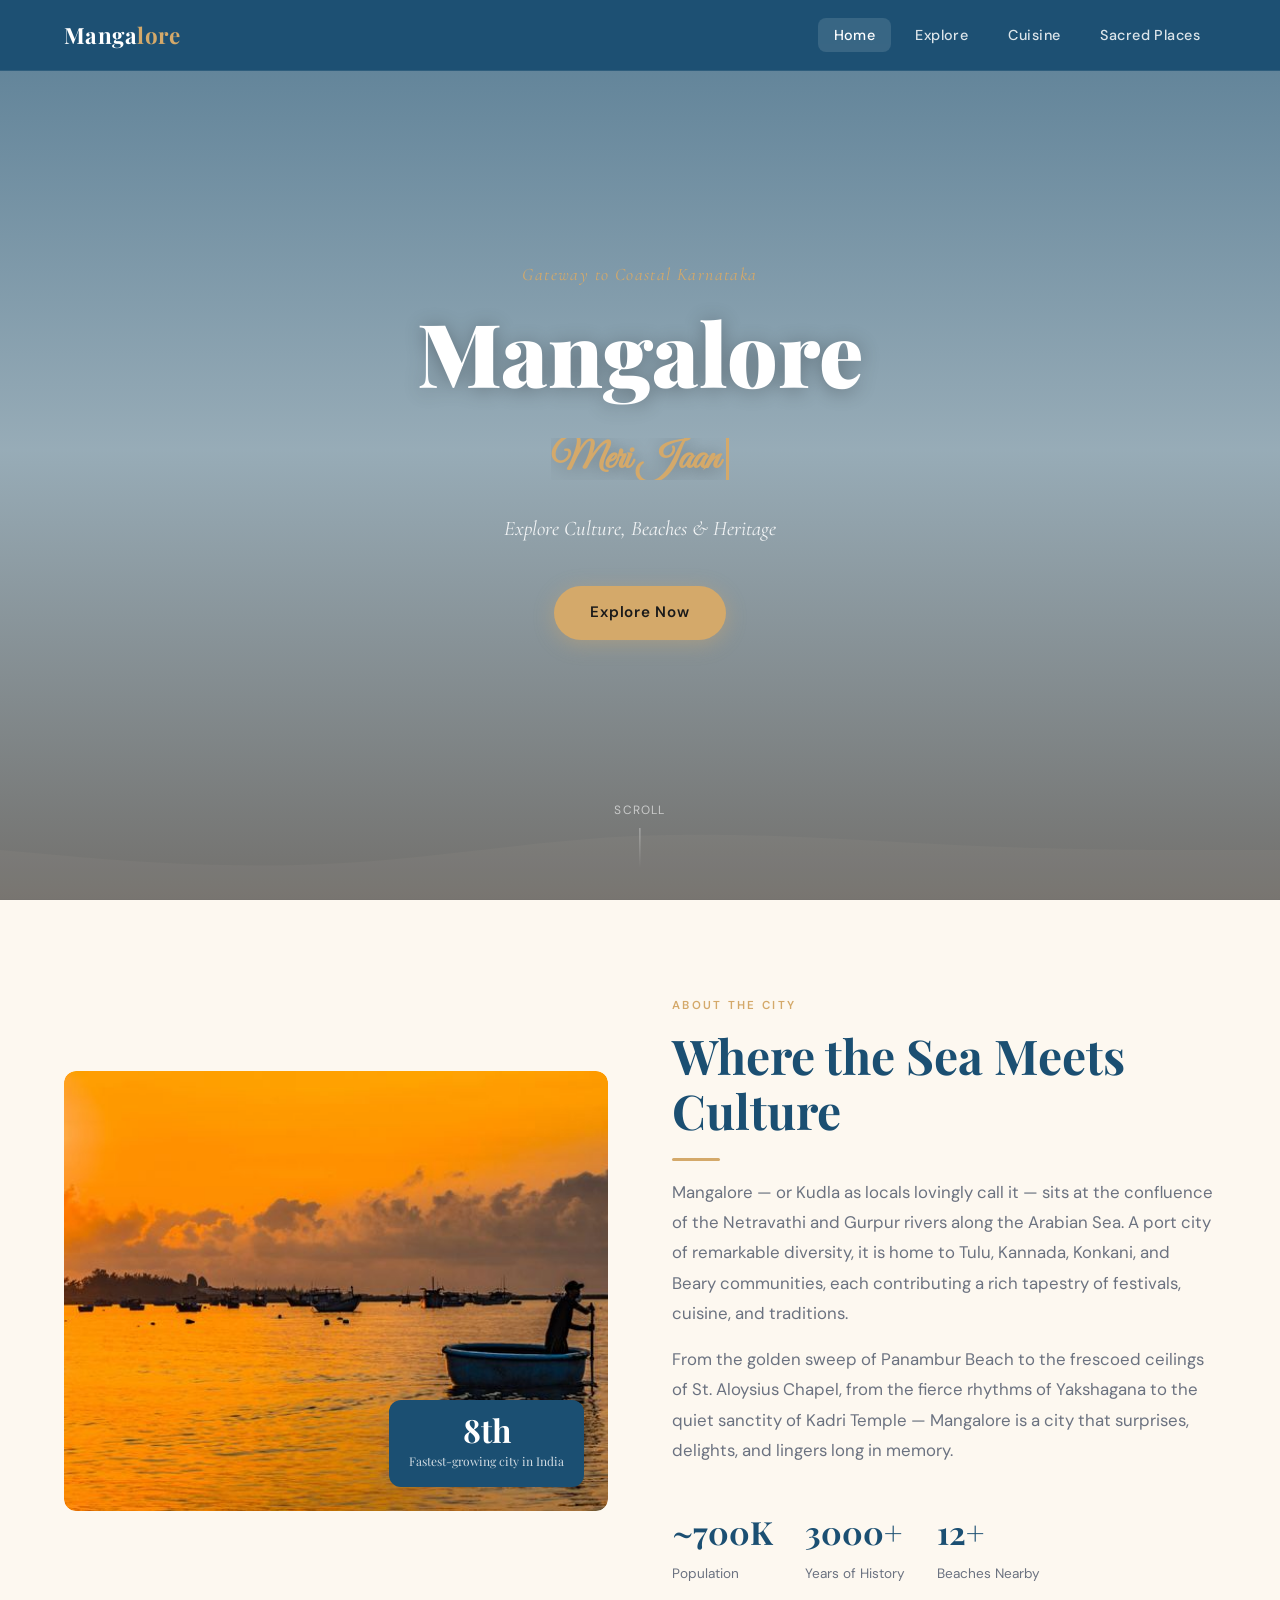
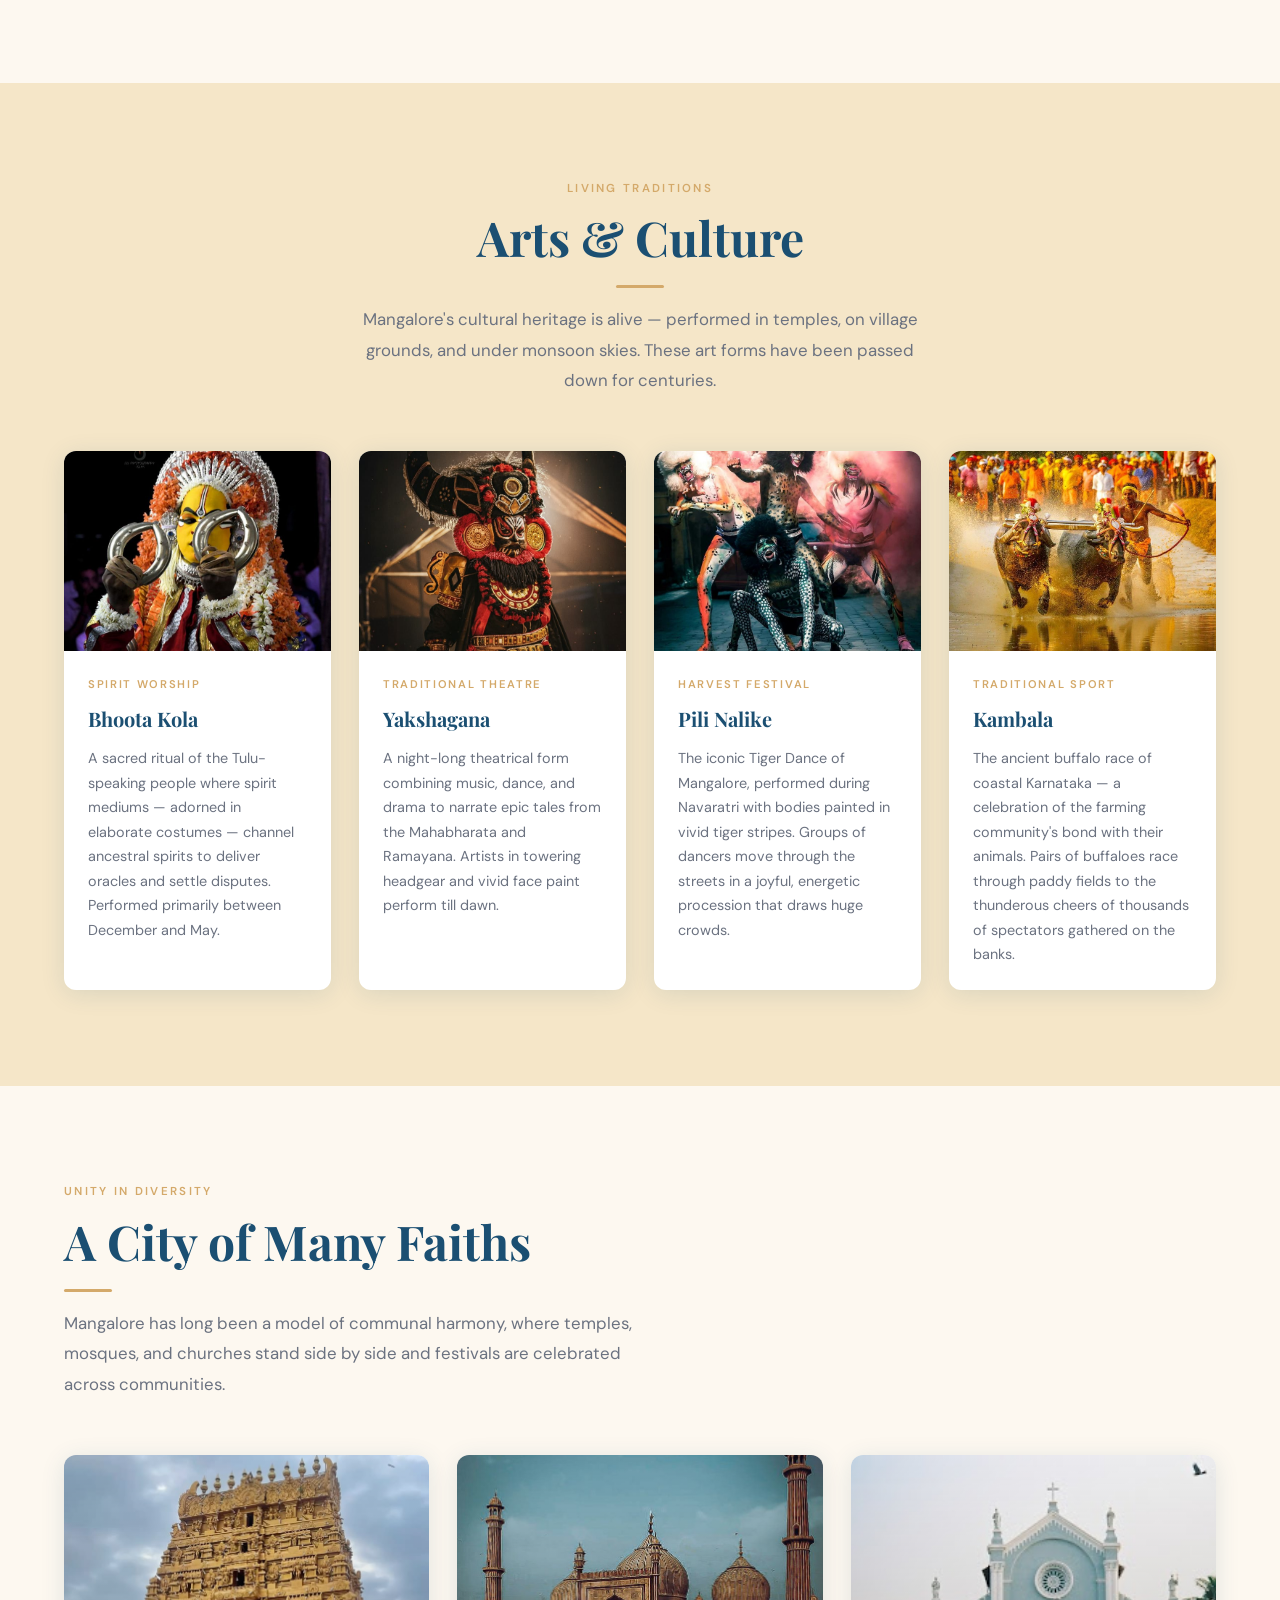
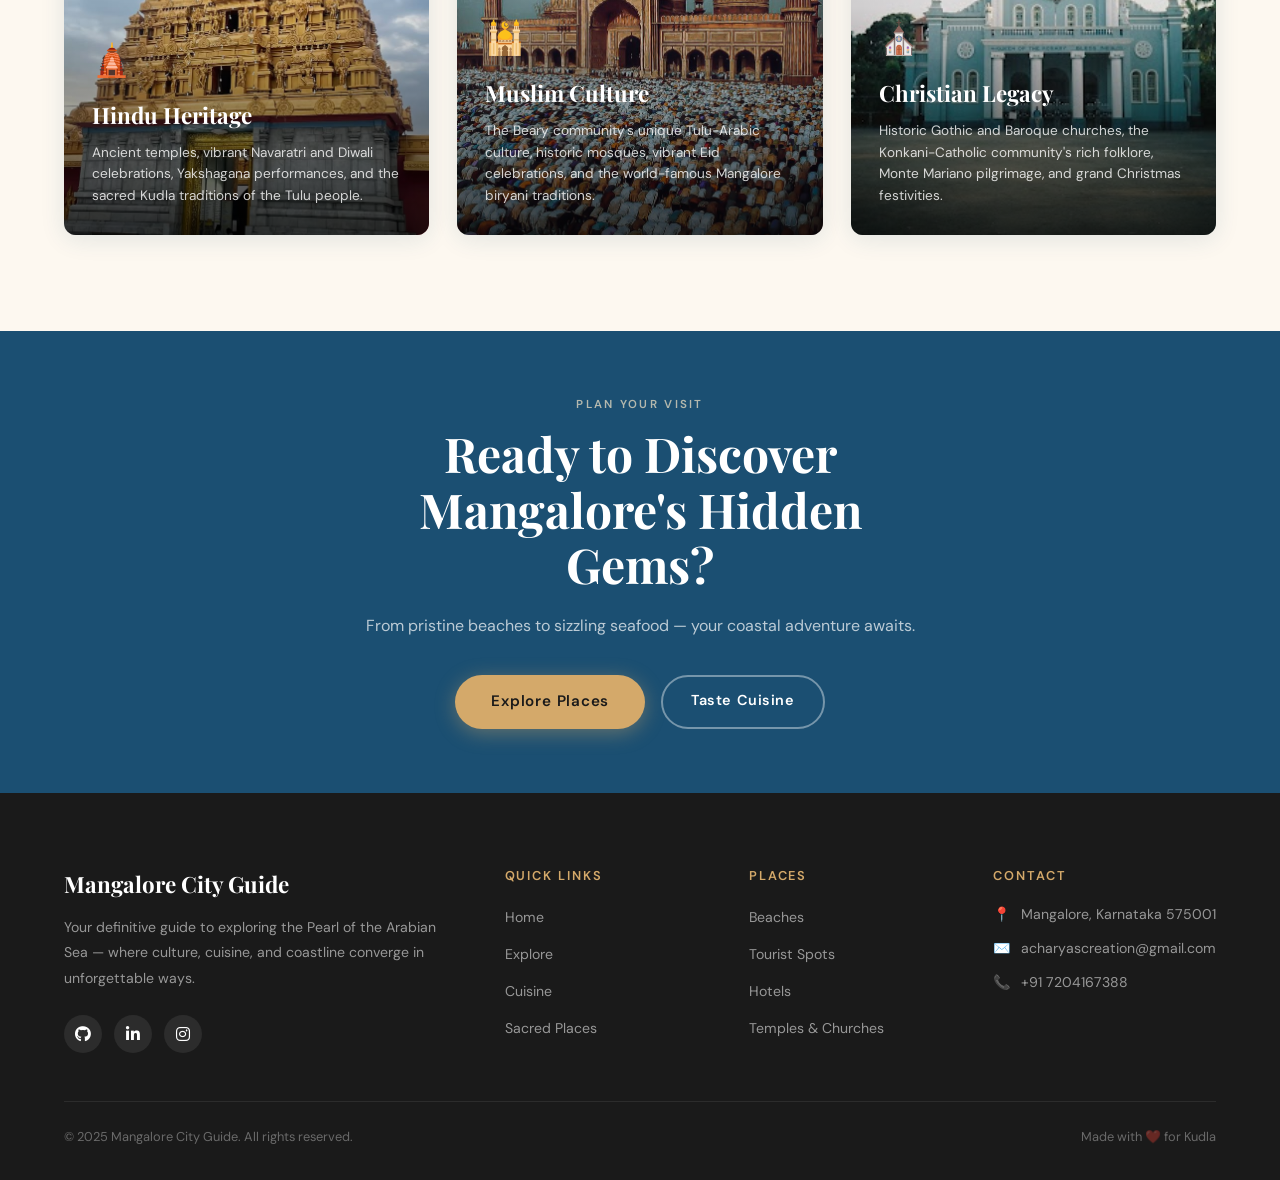
<file: index.html>
<!DOCTYPE html>
<html lang="en">
<head>
  <meta charset="UTF-8"/>
  <meta name="viewport" content="width=device-width, initial-scale=1.0"/>
  <title>Mangalore City Guide — Home</title>
  <link rel="stylesheet" href="styles.css"/>
  <link rel="stylesheet" href="https://cdnjs.cloudflare.com/ajax/libs/font-awesome/6.4.0/css/all.min.css"/>
</head>
<body>

  <!-- ══ NAVBAR ══ -->
  <nav class="navbar">
    <div class="nav-inner">
      <a href="index.html" class="nav-logo">Manga<span>lore</span></a>
      <ul class="nav-links" id="navLinks">
        <li><a href="index.html" class="active">Home</a></li>
        <li><a href="explore.html">Explore</a></li>
        <li><a href="cuisine.html">Cuisine</a></li>
        <li><a href="add.html">Sacred Places</a></li>
      </ul>
      <button class="hamburger" id="hamburger" aria-label="Menu">
        <span></span><span></span><span></span>
      </button>
    </div>
  </nav>

 <!-- ══ HERO ══ -->
<section class="hero">
  <div class="hero-bg"></div>

  <div class="hero-content fade-up">
    <p class="hero-eyebrow">Gateway to Coastal Karnataka</p>

    <h1>
      <span id="typewriter-text">Mangaluru</span><br/>
      <span class="meri">Meri Jaan</span>
    </h1>

    <p class="hero-subtitle">Explore Culture, Beaches &amp; Heritage</p>
    <a href="explore.html" class="btn-primary">Explore Now</a>
  </div>

  <div class="hero-scroll">Scroll</div>
</section>

  
  <!-- ══ ABOUT ══ -->
  <section class="section">
    <div class="container">
      <div class="about-grid">
        <div class="about-img-wrap fade-in">
          <img
            src="A Merry Morning Over the Fish Markets and Salt Fields of Phan Rang _  Saigoneer.jpg"
            alt="Mangalore coast"
          />
          <div class="about-img-badge">
            <strong>8th</strong>
            <span>Fastest-growing city in India</span>
          </div>
        </div>
        <div class="slide-right">
          <p class="section-label">About the City</p>
          <h2 class="section-title">Where the Sea Meets Culture</h2>
          <div class="divider"></div>
          <p class="section-desc">
            Mangalore — or Kudla as locals lovingly call it — sits at the confluence of
            the Netravathi and Gurpur rivers along the Arabian Sea. A port city of remarkable
            diversity, it is home to Tulu, Kannada, Konkani, and Beary communities, each
            contributing a rich tapestry of festivals, cuisine, and traditions.
          </p>
          <p class="section-desc" style="margin-top:16px;">
            From the golden sweep of Panambur Beach to the frescoed ceilings of
            St. Aloysius Chapel, from the fierce rhythms of Yakshagana to the quiet
            sanctity of Kadri Temple — Mangalore is a city that surprises, delights,
            and lingers long in memory.
          </p>
          <div class="stat-row">
            <div class="stat-item">
              <strong>~700K</strong>
              <span>Population</span>
            </div>
            <div class="stat-item">
              <strong>3000+</strong>
              <span>Years of History</span>
            </div>
            <div class="stat-item">
              <strong>12+</strong>
              <span>Beaches Nearby</span>
            </div>
          </div>
        </div>
      </div>
    </div>
  </section>

  <!-- ══ ARTS & CULTURE ══ -->
  <section class="section section-alt">
    <div class="container">
      <div class="section-header centered">
        <p class="section-label">Living Traditions</p>
        <h2 class="section-title">Arts &amp; Culture</h2>
        <div class="divider"></div>
        <p class="section-desc">
          Mangalore's cultural heritage is alive — performed in temples, on village grounds,
          and under monsoon skies. These art forms have been passed down for centuries.
        </p>
      </div>

      <div class="card-grid">
        <!-- Bhoota Kola -->
        <article class="card fade-up delay-1">
          <div class="card-img-wrap">
            <img
              class="card-img"
              src="bootha kola.jpg"
              alt="Bhoota Kola ritual"
            />
          </div>
          <div class="card-body">
            <span class="card-tag">Spirit Worship</span>
            <h3 class="card-title">Bhoota Kola</h3>
            <p class="card-desc">
              A sacred ritual of the Tulu-speaking people where spirit mediums — adorned
              in elaborate costumes — channel ancestral spirits to deliver oracles and
              settle disputes. Performed primarily between December and May.
            </p>
          </div>
        </article>

        <!-- Yakshagana -->
        <article class="card fade-up delay-2">
          <div class="card-img-wrap">
            <img
              class="card-img"
              src="Yakshagana.jpg"
              alt="Yakshagana performance"
            />
          </div>
          <div class="card-body">
            <span class="card-tag">Traditional Theatre</span>
            <h3 class="card-title">Yakshagana</h3>
            <p class="card-desc">
              A night-long theatrical form combining music, dance, and drama to narrate
              epic tales from the Mahabharata and Ramayana. Artists in towering headgear
              and vivid face paint perform till dawn.
            </p>
          </div>
        </article>

        <!-- Pili Nalike -->
        <article class="card fade-up delay-3">
          <div class="card-img-wrap">
            <img
              src="pillinalike.jpg"
              alt="Tiger dance Pili Nalike"
              class="card-img"
            />
          </div>
          <div class="card-body">
            <span class="card-tag">Harvest Festival</span>
            <h3 class="card-title">Pili Nalike</h3>
            <p class="card-desc">
              The iconic Tiger Dance of Mangalore, performed during Navaratri with
              bodies painted in vivid tiger stripes. Groups of dancers move through
              the streets in a joyful, energetic procession that draws huge crowds.
            </p>
          </div>
        </article>

        <!-- Kambala -->
        <article class="card fade-up delay-4">
          <div class="card-img-wrap">
            <img
              src="kambala.jpg"
              alt="Kambala buffalo race"
              class="card-img"
            />
          </div>
          <div class="card-body">
            <span class="card-tag">Traditional Sport</span>
            <h3 class="card-title">Kambala</h3>
            <p class="card-desc">
              The ancient buffalo race of coastal Karnataka — a celebration of the
              farming community's bond with their animals. Pairs of buffaloes race
              through paddy fields to the thunderous cheers of thousands of spectators
              gathered on the banks.
            </p>
          </div>
        </article>
      </div>
    </div>
  </section>

  <!-- ══ RELIGIOUS DIVERSITY ══ -->
  <section class="section">
    <div class="container">
      <div class="section-header">
        <p class="section-label">Unity in Diversity</p>
        <h2 class="section-title">A City of Many Faiths</h2>
        <div class="divider"></div>
        <p class="section-desc">
          Mangalore has long been a model of communal harmony, where temples, mosques,
          and churches stand side by side and festivals are celebrated across communities.
        </p>
      </div>

      <div class="faith-grid">
        <div class="faith-card">
          <img
            src="Manglore 🌴.jpg"
            alt="Hindu temple Mangalore"
          />
          <div class="faith-card-overlay"></div>
          <div class="faith-card-content">
            <div class="faith-card-icon">🛕</div>
            <h3>Hindu Heritage</h3>
            <p>Ancient temples, vibrant Navaratri and Diwali celebrations, Yakshagana
              performances, and the sacred Kudla traditions of the Tulu people.</p>
          </div>
        </div>

        <div class="faith-card">
          <img
            src="muslim culture.jpg"
            alt="Mosque Mangalore"
          />
          <div class="faith-card-overlay"></div>
          <div class="faith-card-content">
            <div class="faith-card-icon">🕌</div>
            <h3>Muslim Culture</h3>
            <p>The Beary community's unique Tulu-Arabic culture, historic mosques,
              vibrant Eid celebrations, and the world-famous Mangalore biryani traditions.</p>
          </div>
        </div>

        <div class="faith-card">
          <img
            src="manglore church.jpg"
            alt="Church Mangalore"
          />
          <div class="faith-card-overlay"></div>
          <div class="faith-card-content">
            <div class="faith-card-icon">⛪</div>
            <h3>Christian Legacy</h3>
            <p>Historic Gothic and Baroque churches, the Konkani-Catholic community's
              rich folklore, Monte Mariano pilgrimage, and grand Christmas festivities.</p>
          </div>
        </div>
      </div>
    </div>
  </section>

  <!-- ══ CTA STRIP ══ -->
  <section class="section section-dark" style="padding: 64px 0; text-align:center;">
    <div class="container">
      <p class="section-label" style="justify-content:center; display:flex;">Plan Your Visit</p>
      <h2 class="section-title" style="color:var(--white); max-width:540px; margin:0 auto 20px;">
        Ready to Discover Mangalore's Hidden Gems?
      </h2>
      <p style="color:rgba(255,255,255,0.7); margin-bottom:36px; font-size:1rem;">
        From pristine beaches to sizzling seafood — your coastal adventure awaits.
      </p>
      <div style="display:flex; gap:16px; justify-content:center; flex-wrap:wrap;">
        <a href="explore.html" class="btn-primary">Explore Places</a>
        <a href="cuisine.html" class="btn-secondary" style="border-color:rgba(255,255,255,0.4); color:var(--white);">Taste Cuisine</a>
      </div>
    </div>
  </section>

  <!-- ══ FOOTER ══ -->
  <footer class="footer">
    <div class="container">
      <div class="footer-grid">
        <div class="footer-brand">
          <h3>Mangalore City Guide</h3>
          <p>Your definitive guide to exploring the Pearl of the Arabian Sea —
            where culture, cuisine, and coastline converge in unforgettable ways.</p>
          <div class="footer-social">
            <a href="https://github.com/acharyascreation-cpu" target="_blank" rel="noopener noreferrer" class="social-btn" title="GitHub">
              <i class="fab fa-github"></i>
            </a>
            <a href="https://www.linkedin.com/in/acharyas-creation-896aa8411/" target="_blank" rel="noopener noreferrer" class="social-btn" title="LinkedIn">
              <i class="fab fa-linkedin-in"></i>
            </a>
            <a href="https://www.instagram.com/acharyascreation/" target="_blank" rel="noopener noreferrer" class="social-btn" title="Instagram">
              <i class="fab fa-instagram"></i>
            </a>
          </div>
        </div>
        <div class="footer-col">
          <h4>Quick Links</h4>
          <ul class="footer-links">
            <li><a href="index.html">Home</a></li>
            <li><a href="explore.html">Explore</a></li>
            <li><a href="cuisine.html">Cuisine</a></li>
            <li><a href="add.html">Sacred Places</a></li>
          </ul>
        </div>
        <div class="footer-col">
          <h4>Places</h4>
          <ul class="footer-links">
            <li><a href="explore.html#beaches">Beaches</a></li>
            <li><a href="explore.html#tourist">Tourist Spots</a></li>
            <li><a href="explore.html#hotels">Hotels</a></li>
            <li><a href="add.html">Temples &amp; Churches</a></li>
          </ul>
        </div>
        <div class="footer-col">
          <h4>Contact</h4>
          <div class="footer-contact-item">
            <span>📍</span><span>Mangalore, Karnataka 575001</span>
          </div>
          <div class="footer-contact-item">
            <span>✉️</span><span>acharyascreation@gmail.com</span>
          </div>
          <div class="footer-contact-item">
            <span>📞</span><span>+91 7204167388</span>
          </div>
        </div>
      </div>
      <div class="footer-bottom">
        <span>© 2025 Mangalore City Guide. All rights reserved.</span>
        <span>Made with ❤️ for Kudla</span>
      </div>
    </div>
  </footer>

  <script src="script.js">
    
  </script>
</body>
</html>
</file>
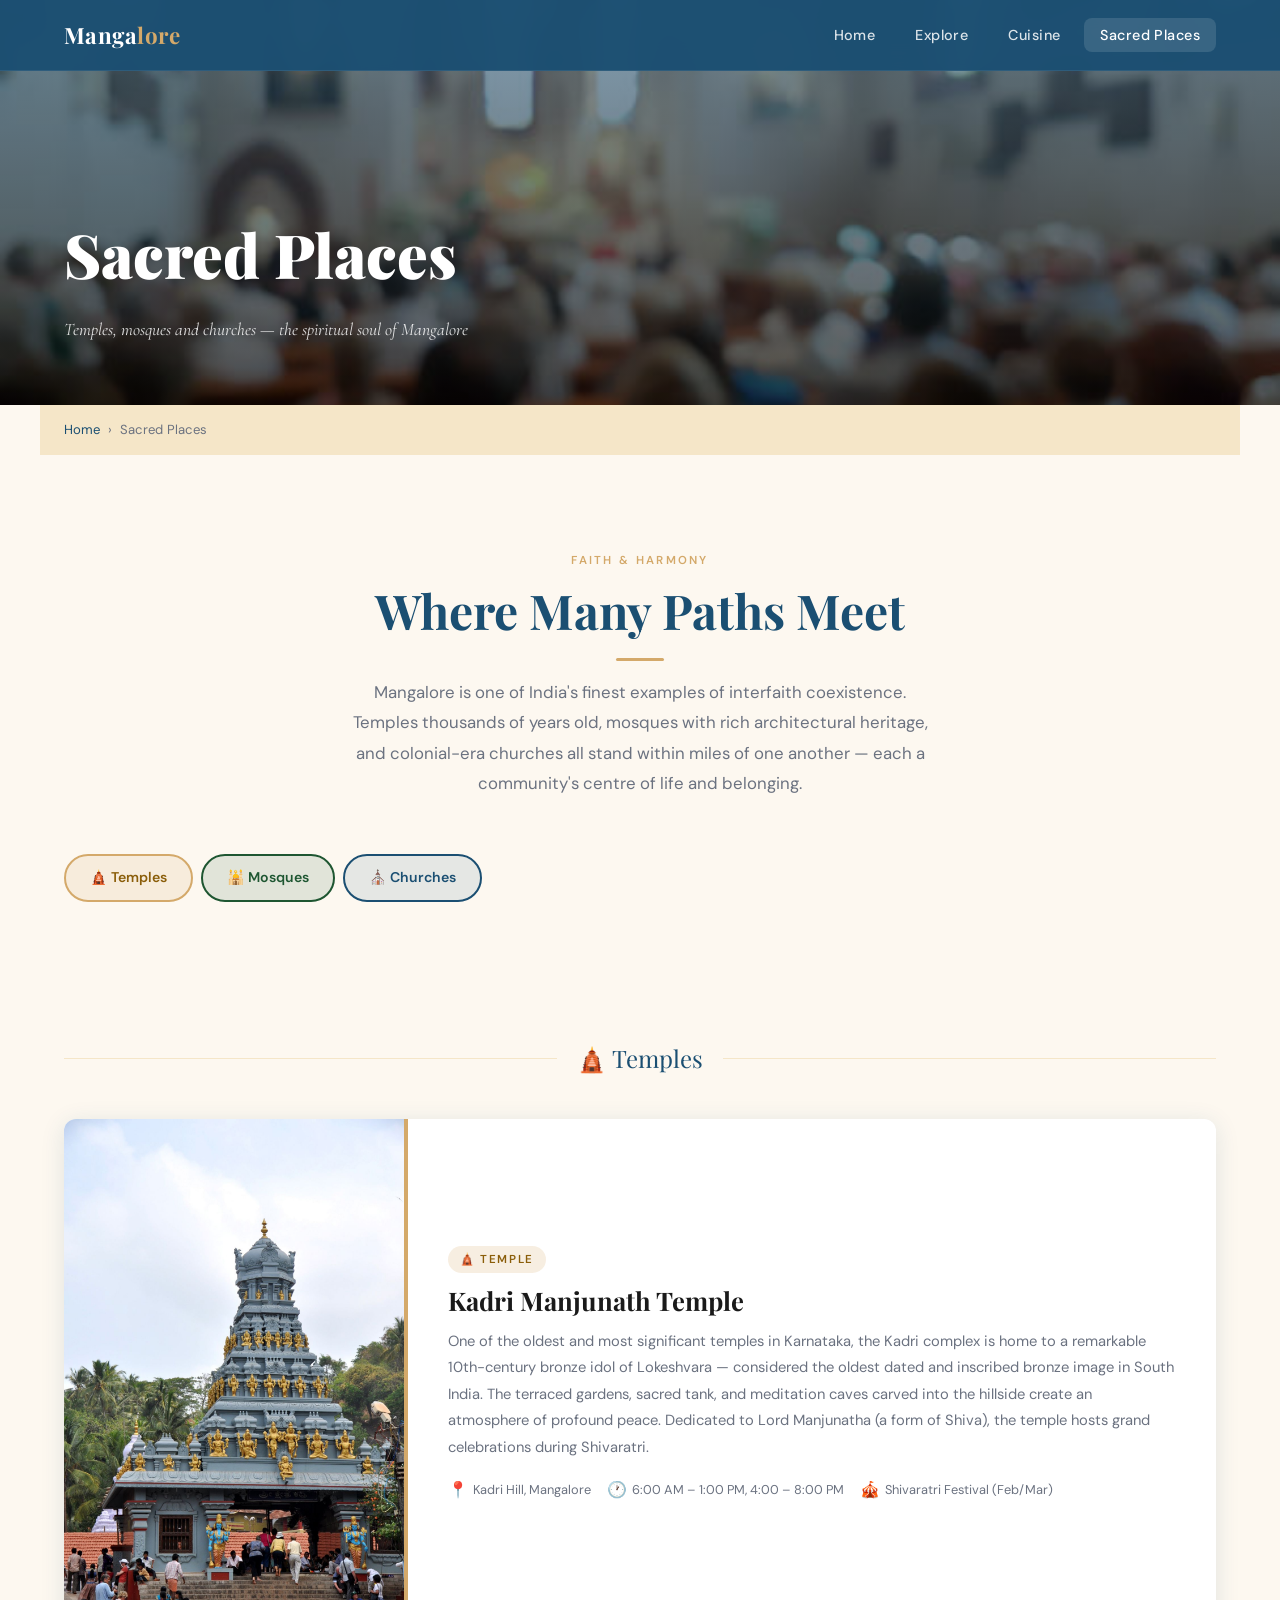
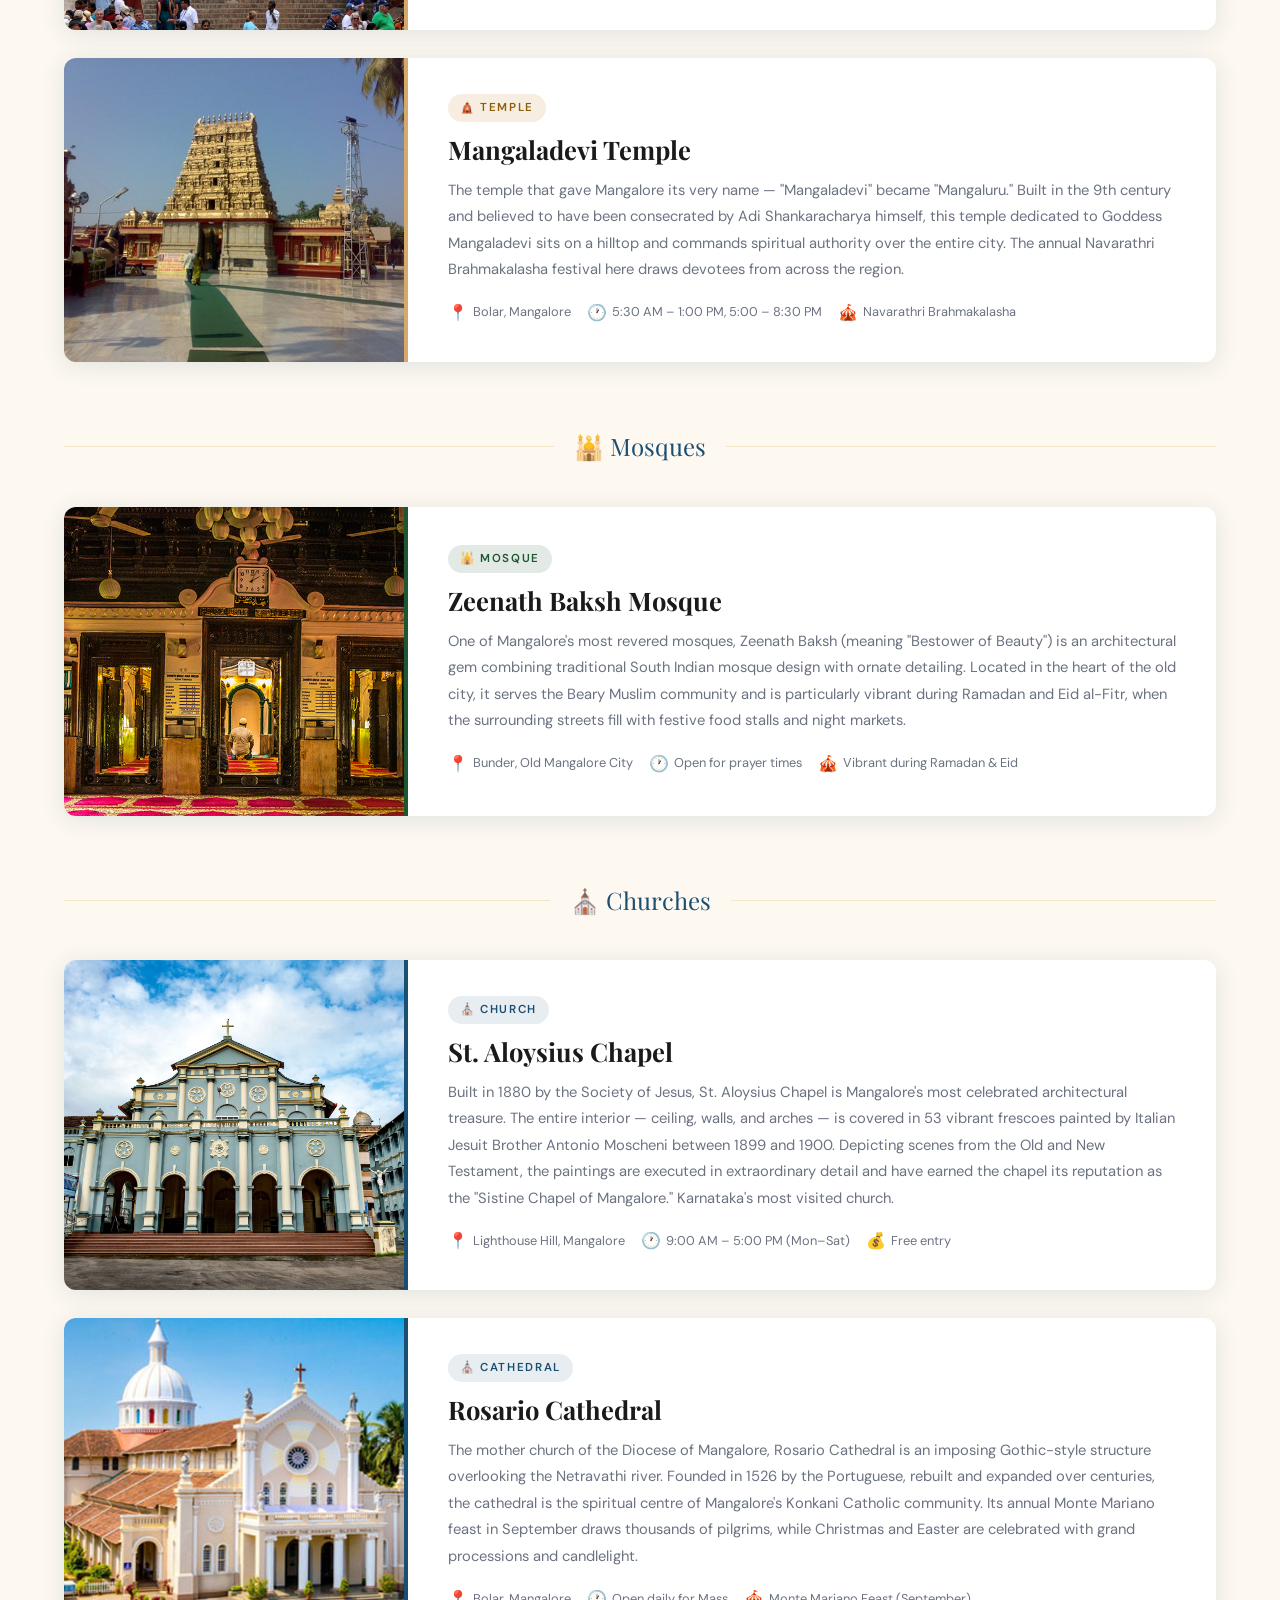
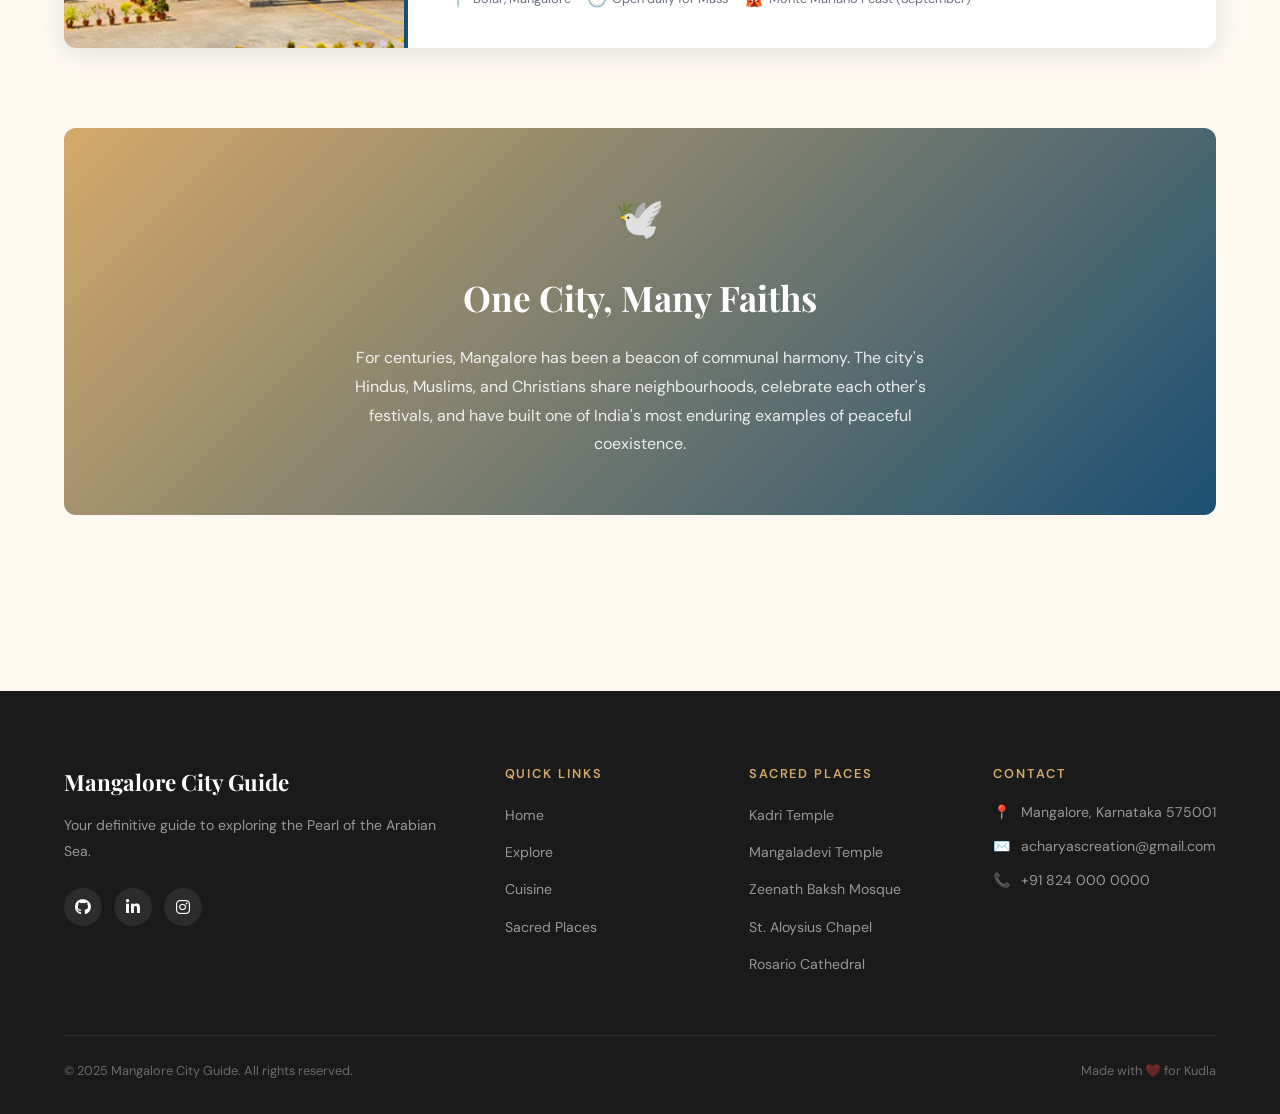
<file: add.html>
<!DOCTYPE html>
<html lang="en">
<head>
  <meta charset="UTF-8"/>
  <meta name="viewport" content="width=device-width, initial-scale=1.0"/>
  <title>Sacred Places of Mangalore — Temples, Mosques &amp; Churches</title>
  <link rel="stylesheet" href="styles.css"/>
  <link rel="stylesheet" href="https://cdnjs.cloudflare.com/ajax/libs/font-awesome/6.4.0/css/all.min.css"/>
  <style>
    /* Faith filter tabs */
    .faith-tabs {
      display: flex;
      gap: 8px;
      margin-bottom: 40px;
      flex-wrap: wrap;
    }
    .faith-tab {
      padding: 10px 24px;
      border-radius: 50px;
      font-size: 0.88rem;
      font-weight: 600;
      cursor: pointer;
      border: 2px solid transparent;
      transition: var(--transition);
      font-family: var(--font-body);
    }
    .faith-tab.temple  { background: rgba(212,169,106,0.15); color: #8B5E0A; border-color: #D4A96A; }
    .faith-tab.mosque  { background: rgba(30,86,49,0.12);  color: var(--coconut); border-color: var(--coconut); }
    .faith-tab.church  { background: rgba(27,79,114,0.1);  color: var(--ocean);   border-color: var(--ocean); }
    .faith-tab:hover   { transform: translateY(-2px); }

    /* Sacred place card */
    .sacred-card {
      display: grid;
      grid-template-columns: 340px 1fr;
      gap: 0;
      border-radius: var(--radius);
      overflow: hidden;
      background: var(--white);
      box-shadow: var(--shadow);
      margin-bottom: 28px;
      transition: var(--transition);
    }
    .sacred-card:hover { box-shadow: var(--shadow-hover); transform: translateY(-3px); }

    .sacred-card-img-wrap { overflow: hidden; }
    .sacred-card-img {
      width: 100%; height: 100%;
      min-height: 240px;
      object-fit: cover;
      transition: transform 0.5s ease;
    }
    .sacred-card:hover .sacred-card-img { transform: scale(1.05); }

    .sacred-card-body {
      padding: 36px 40px;
      display: flex;
      flex-direction: column;
      justify-content: center;
      border-left: 4px solid transparent;
    }
    .sacred-card.temple .sacred-card-body  { border-color: var(--sand-dk); }
    .sacred-card.mosque .sacred-card-body  { border-color: var(--coconut); }
    .sacred-card.church .sacred-card-body  { border-color: var(--ocean); }

    .sacred-type {
      display: inline-flex;
      align-items: center;
      gap: 6px;
      font-size: 0.72rem;
      font-weight: 600;
      letter-spacing: 0.14em;
      text-transform: uppercase;
      padding: 4px 12px;
      border-radius: 20px;
      margin-bottom: 12px;
      width: fit-content;
    }
    .temple .sacred-type  { background: rgba(212,169,106,0.2); color: #8B5E0A; }
    .mosque .sacred-type  { background: rgba(30,86,49,0.12); color: var(--coconut); }
    .church .sacred-type  { background: rgba(27,79,114,0.1); color: var(--ocean); }

    .sacred-card-body h3 {
      font-family: var(--font-display);
      font-size: 1.6rem;
      margin-bottom: 12px;
      color: var(--charcoal);
      line-height: 1.2;
    }
    .sacred-card-body p {
      font-size: 0.92rem;
      color: var(--muted);
      line-height: 1.8;
      margin-bottom: 16px;
    }
    .sacred-meta {
      display: flex;
      gap: 16px;
      flex-wrap: wrap;
    }
    .sacred-meta-item {
      font-size: 0.8rem;
      color: var(--muted);
      display: flex;
      align-items: center;
      gap: 5px;
    }
    .sacred-meta-item span:first-child { font-size: 1rem; }

    .section-divider {
      display: flex;
      align-items: center;
      gap: 20px;
      margin: 64px 0 40px;
    }
    .section-divider::before,
    .section-divider::after {
      content: '';
      flex: 1;
      height: 1px;
      background: var(--sand);
    }
    .section-divider-label {
      display: flex;
      align-items: center;
      gap: 10px;
      font-family: var(--font-display);
      font-size: 1.5rem;
      color: var(--ocean);
      white-space: nowrap;
    }

    /* Harmony banner */
    .harmony-banner {
      background: linear-gradient(135deg, var(--sand-dk) 0%, var(--ocean) 100%);
      border-radius: var(--radius);
      padding: 56px 48px;
      text-align: center;
      color: var(--white);
      margin-top: 80px;
    }
    .harmony-banner h2 {
      font-family: var(--font-display);
      font-size: 2.2rem;
      margin-bottom: 16px;
    }
    .harmony-banner p {
      max-width: 600px;
      margin: 0 auto;
      opacity: 0.88;
      line-height: 1.8;
    }

    @media (max-width: 768px) {
      .sacred-card { grid-template-columns: 1fr; }
      .sacred-card-img { min-height: 220px; }
      .sacred-card-body { padding: 24px; }
      .harmony-banner { padding: 40px 24px; }
    }
  </style>
</head>
<body>

  <!-- ══ NAVBAR ══ -->
  <nav class="navbar">
    <div class="nav-inner">
      <a href="index.html" class="nav-logo">Manga<span>lore</span></a>
      <ul class="nav-links" id="navLinks">
        <li><a href="index.html">Home</a></li>
        <li><a href="explore.html">Explore</a></li>
        <li><a href="cuisine.html">Cuisine</a></li>
        <li><a href="add.html" class="active">Sacred Places</a></li>
      </ul>
      <button class="hamburger" id="hamburger" aria-label="Menu">
        <span></span><span></span><span></span>
      </button>
    </div>
  </nav>

  <!-- ══ PAGE HERO ══ -->
  <div class="page-hero">
    <div class="page-hero-bg">
      <img
        src="scaredbg1.jpg"
        alt="Sacred places of Mangalore"
      />
    </div>
    <div class="page-hero-content container fade-up">
      <h1>Sacred Places</h1>
      <p>Temples, mosques and churches — the spiritual soul of Mangalore</p>
    </div>
  </div>

  <div class="breadcrumb container">
    <a href="index.html">Home</a> › <span>Sacred Places</span>
  </div>

  <!-- ══ INTRO ══ -->
  <section class="section" style="padding-bottom: 32px;">
    <div class="container">
      <div class="section-header centered">
        <p class="section-label">Faith &amp; Harmony</p>
        <h2 class="section-title">Where Many Paths Meet</h2>
        <div class="divider"></div>
        <p class="section-desc">
          Mangalore is one of India's finest examples of interfaith coexistence.
          Temples thousands of years old, mosques with rich architectural heritage,
          and colonial-era churches all stand within miles of one another — each a
          community's centre of life and belonging.
        </p>
      </div>

      <div class="faith-tabs">
        <span class="faith-tab temple">🛕 Temples</span>
        <span class="faith-tab mosque">🕌 Mosques</span>
        <span class="faith-tab church">⛪ Churches</span>
      </div>
    </div>
  </section>

  <section class="section" style="padding-top: 0;">
    <div class="container">

      <!-- ════ TEMPLES ════ -->
      <div class="section-divider">
        <div class="section-divider-label">🛕 Temples</div>
      </div>

      <!-- Kadri Temple -->
      <article class="sacred-card temple fade-up">
        <div class="sacred-card-img-wrap">
          <img
            class="sacred-card-img"
            src="kadri.jpg"
            alt="Kadri Manjunath Temple"
          />
        </div>
        <div class="sacred-card-body">
          <span class="sacred-type">🛕 Temple</span>
          <h3>Kadri Manjunath Temple</h3>
          <p>
            One of the oldest and most significant temples in Karnataka, the Kadri complex
            is home to a remarkable 10th-century bronze idol of Lokeshvara — considered
            the oldest dated and inscribed bronze image in South India. The terraced
            gardens, sacred tank, and meditation caves carved into the hillside create
            an atmosphere of profound peace. Dedicated to Lord Manjunatha (a form of Shiva),
            the temple hosts grand celebrations during Shivaratri.
          </p>
          <div class="sacred-meta">
            <div class="sacred-meta-item"><span>📍</span> Kadri Hill, Mangalore</div>
            <div class="sacred-meta-item"><span>🕐</span> 6:00 AM – 1:00 PM, 4:00 – 8:00 PM</div>
            <div class="sacred-meta-item"><span>🎪</span> Shivaratri Festival (Feb/Mar)</div>
          </div>
        </div>
      </article>

      <!-- Mangaladevi Temple -->
      <article class="sacred-card temple fade-up delay-1">
        <div class="sacred-card-img-wrap">
          <img
            class="sacred-card-img"
            src="mangaladevi-temple-mangalore.jpg"
            alt="Mangaladevi Temple"
          />
        </div>
        <div class="sacred-card-body">
          <span class="sacred-type">🛕 Temple</span>
          <h3>Mangaladevi Temple</h3>
          <p>
            The temple that gave Mangalore its very name — "Mangaladevi" became "Mangaluru."
            Built in the 9th century and believed to have been consecrated by Adi Shankaracharya
            himself, this temple dedicated to Goddess Mangaladevi sits on a hilltop and
            commands spiritual authority over the entire city. The annual Navarathri Brahmakalasha
            festival here draws devotees from across the region.
          </p>
          <div class="sacred-meta">
            <div class="sacred-meta-item"><span>📍</span> Bolar, Mangalore</div>
            <div class="sacred-meta-item"><span>🕐</span> 5:30 AM – 1:00 PM, 5:00 – 8:30 PM</div>
            <div class="sacred-meta-item"><span>🎪</span> Navarathri Brahmakalasha</div>
          </div>
        </div>
      </article>

      <!-- ════ MOSQUES ════ -->
      <div class="section-divider">
        <div class="section-divider-label">🕌 Mosques</div>
      </div>

      <!-- Zeenath Baksh Mosque -->
      <article class="sacred-card mosque fade-up delay-2">
        <div class="sacred-card-img-wrap">
          <img
            class="sacred-card-img"
            src="masjid-zeenath-baksh-1.jpg"
            alt="Zeenath Baksh Mosque Mangalore"
          />
        </div>
        <div class="sacred-card-body">
          <span class="sacred-type">🕌 Mosque</span>
          <h3>Zeenath Baksh Mosque</h3>
          <p>
            One of Mangalore's most revered mosques, Zeenath Baksh (meaning "Bestower of Beauty")
            is an architectural gem combining traditional South Indian mosque design with
            ornate detailing. Located in the heart of the old city, it serves the Beary
            Muslim community and is particularly vibrant during Ramadan and Eid al-Fitr,
            when the surrounding streets fill with festive food stalls and night markets.
          </p>
          <div class="sacred-meta">
            <div class="sacred-meta-item"><span>📍</span> Bunder, Old Mangalore City</div>
            <div class="sacred-meta-item"><span>🕐</span> Open for prayer times</div>
            <div class="sacred-meta-item"><span>🎪</span> Vibrant during Ramadan &amp; Eid</div>
          </div>
        </div>
      </article>

      <!-- ════ CHURCHES ════ -->
      <div class="section-divider">
        <div class="section-divider-label">⛪ Churches</div>
      </div>

      <!-- St. Aloysius Chapel -->
      <article class="sacred-card church fade-up delay-1">
        <div class="sacred-card-img-wrap">
          <img
            class="sacred-card-img"
            src="aloy chapal"
            alt="St. Aloysius Chapel Mangalore"
          />
        </div>
        <div class="sacred-card-body">
          <span class="sacred-type">⛪ Church</span>
          <h3>St. Aloysius Chapel</h3>
          <p>
            Built in 1880 by the Society of Jesus, St. Aloysius Chapel is Mangalore's
            most celebrated architectural treasure. The entire interior — ceiling, walls,
            and arches — is covered in 53 vibrant frescoes painted by Italian Jesuit Brother
            Antonio Moscheni between 1899 and 1900. Depicting scenes from the Old and New Testament,
            the paintings are executed in extraordinary detail and have earned the chapel its
            reputation as the "Sistine Chapel of Mangalore." Karnataka's most visited church.
          </p>
          <div class="sacred-meta">
            <div class="sacred-meta-item"><span>📍</span> Lighthouse Hill, Mangalore</div>
            <div class="sacred-meta-item"><span>🕐</span> 9:00 AM – 5:00 PM (Mon–Sat)</div>
            <div class="sacred-meta-item"><span>💰</span> Free entry</div>
          </div>
        </div>
      </article>

      <!-- Rosario Cathedral -->
      <article class="sacred-card church fade-up delay-2">
        <div class="sacred-card-img-wrap">
          <img
            class="sacred-card-img"
            src="rosary-chapal.jpg"
            alt="Rosario Cathedral Mangalore"
          />
        </div>
        <div class="sacred-card-body">
          <span class="sacred-type">⛪ Cathedral</span>
          <h3>Rosario Cathedral</h3>
          <p>
            The mother church of the Diocese of Mangalore, Rosario Cathedral is an
            imposing Gothic-style structure overlooking the Netravathi river. Founded
            in 1526 by the Portuguese, rebuilt and expanded over centuries, the cathedral
            is the spiritual centre of Mangalore's Konkani Catholic community. Its annual
            Monte Mariano feast in September draws thousands of pilgrims, while Christmas
            and Easter are celebrated with grand processions and candlelight.
          </p>
          <div class="sacred-meta">
            <div class="sacred-meta-item"><span>📍</span> Bolar, Mangalore</div>
            <div class="sacred-meta-item"><span>🕐</span> Open daily for Mass</div>
            <div class="sacred-meta-item"><span>🎪</span> Monte Mariano Feast (September)</div>
          </div>
        </div>
      </article>

      <!-- HARMONY BANNER -->
      <div class="harmony-banner fade-in">
        <div style="font-size: 2.5rem; margin-bottom: 16px;">🕊️</div>
        <h2>One City, Many Faiths</h2>
        <p>
          For centuries, Mangalore has been a beacon of communal harmony.
          The city's Hindus, Muslims, and Christians share neighbourhoods,
          celebrate each other's festivals, and have built one of India's
          most enduring examples of peaceful coexistence.
        </p>
      </div>

    </div>
  </section>

  <!-- ══ FOOTER ══ -->
  <footer class="footer" style="margin-top:80px;">
    <div class="container">
      <div class="footer-grid">
        <div class="footer-brand">
          <h3>Mangalore City Guide</h3>
          <p>Your definitive guide to exploring the Pearl of the Arabian Sea.</p>
          <div class="footer-social">
            <a href="https://github.com/acharyascreation-cpu" target="_blank" rel="noopener noreferrer" class="social-btn" title="GitHub">
              <i class="fab fa-github"></i>
            </a>
            <a href="https://www.linkedin.com/in/acharyas-creation-896aa8411/" target="_blank" rel="noopener noreferrer" class="social-btn" title="LinkedIn">
              <i class="fab fa-linkedin-in"></i>
            </a>
            <a href="https://www.instagram.com/acharyascreation/" target="_blank" rel="noopener noreferrer" class="social-btn" title="Instagram">
              <i class="fab fa-instagram"></i>
            </a>
          </div>
        </div>
        <div class="footer-col">
          <h4>Quick Links</h4>
          <ul class="footer-links">
            <li><a href="index.html">Home</a></li>
            <li><a href="explore.html">Explore</a></li>
            <li><a href="cuisine.html">Cuisine</a></li>
            <li><a href="add.html">Sacred Places</a></li>
          </ul>
        </div>
        <div class="footer-col">
          <h4>Sacred Places</h4>
          <ul class="footer-links">
            <li><a href="#">Kadri Temple</a></li>
            <li><a href="#">Mangaladevi Temple</a></li>
            <li><a href="#">Zeenath Baksh Mosque</a></li>
            <li><a href="#">St. Aloysius Chapel</a></li>
            <li><a href="#">Rosario Cathedral</a></li>
          </ul>
        </div>
        <div class="footer-col">
          <h4>Contact</h4>
          <div class="footer-contact-item">
            <span>📍</span><span>Mangalore, Karnataka 575001</span>
          </div>
          <div class="footer-contact-item">
            <span>✉️</span><span>acharyascreation@gmail.com</span>
          </div>
          <div class="footer-contact-item">
            <span>📞</span><span>+91 824 000 0000</span>
          </div>
        </div>
      </div>
      <div class="footer-bottom">
        <span>© 2025 Mangalore City Guide. All rights reserved.</span>
        <span>Made with ❤️ for Kudla</span>
      </div>
    </div>
  </footer>

  <script>
    const hamburger = document.getElementById('hamburger');
    const navLinks  = document.getElementById('navLinks');
    hamburger.addEventListener('click', () => {
      hamburger.classList.toggle('open');
      navLinks.classList.toggle('open');
    });
  </script>
</body>
</html>
</file>
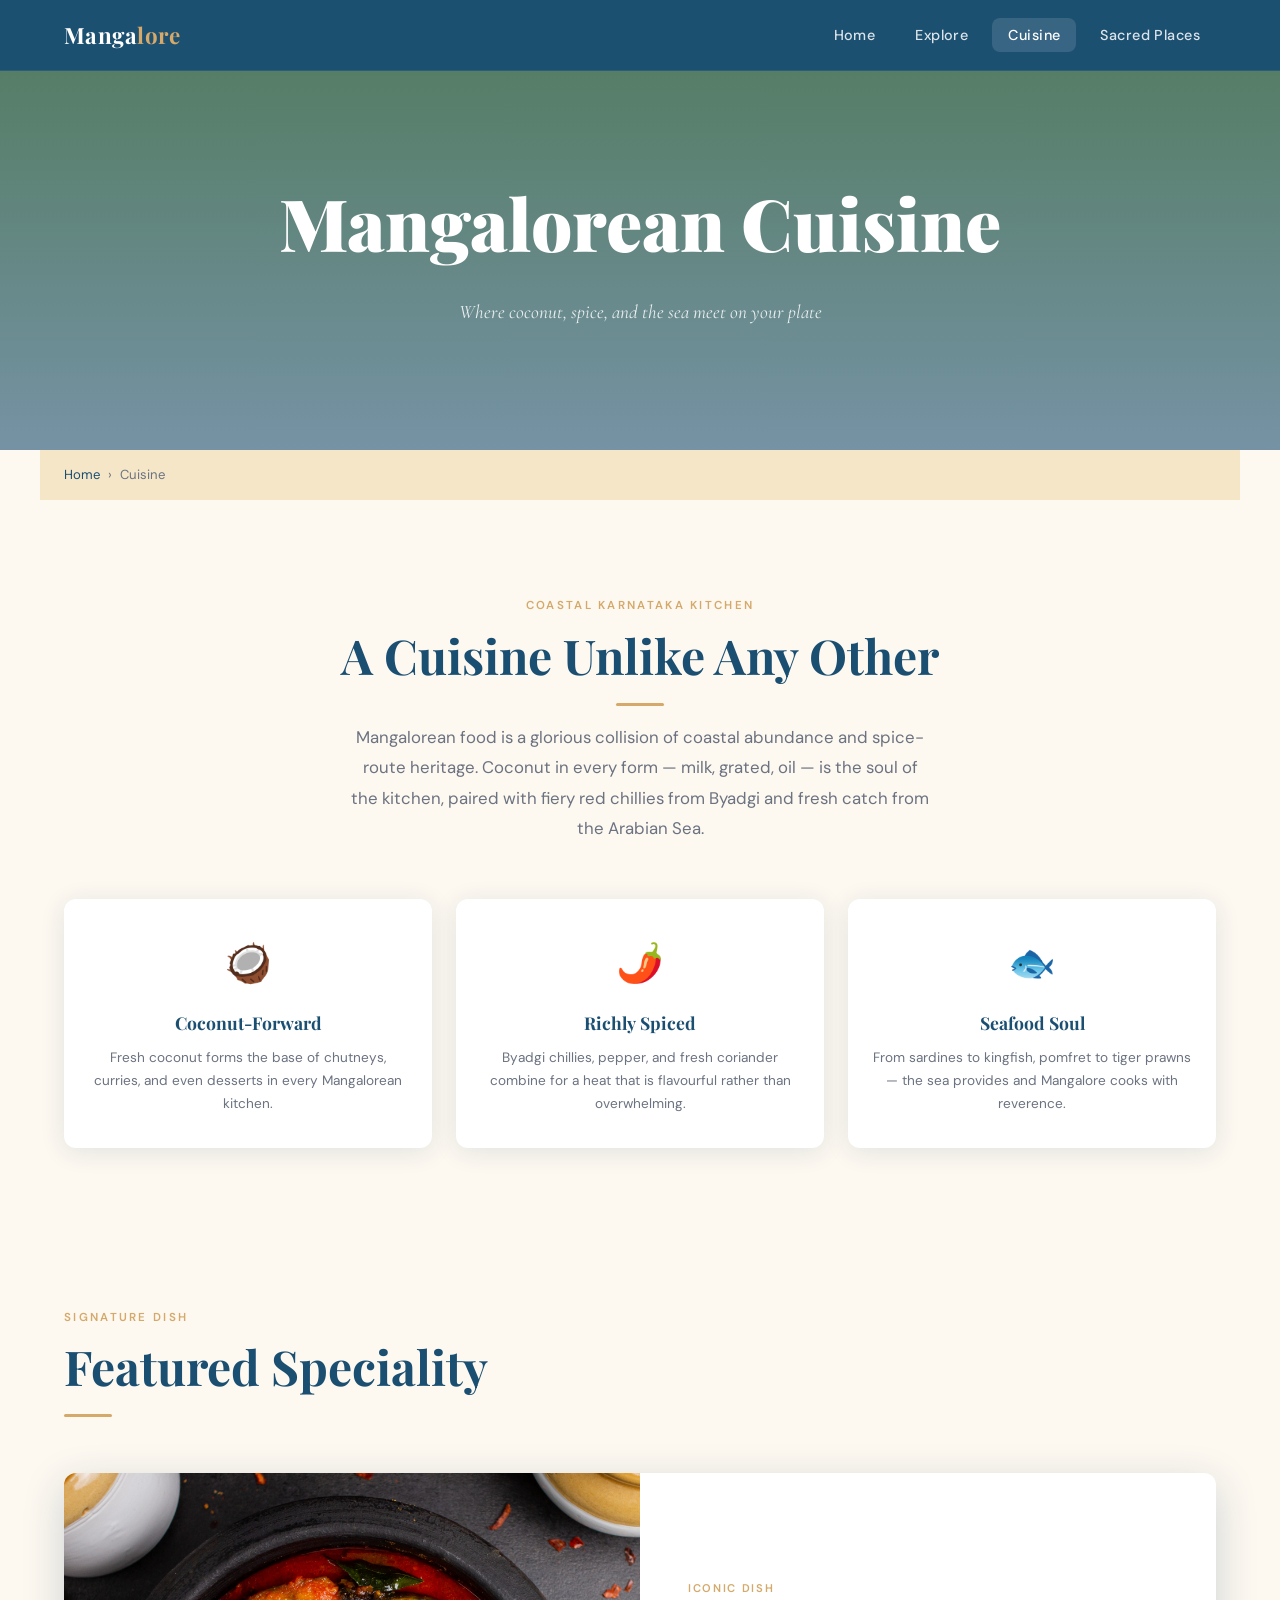
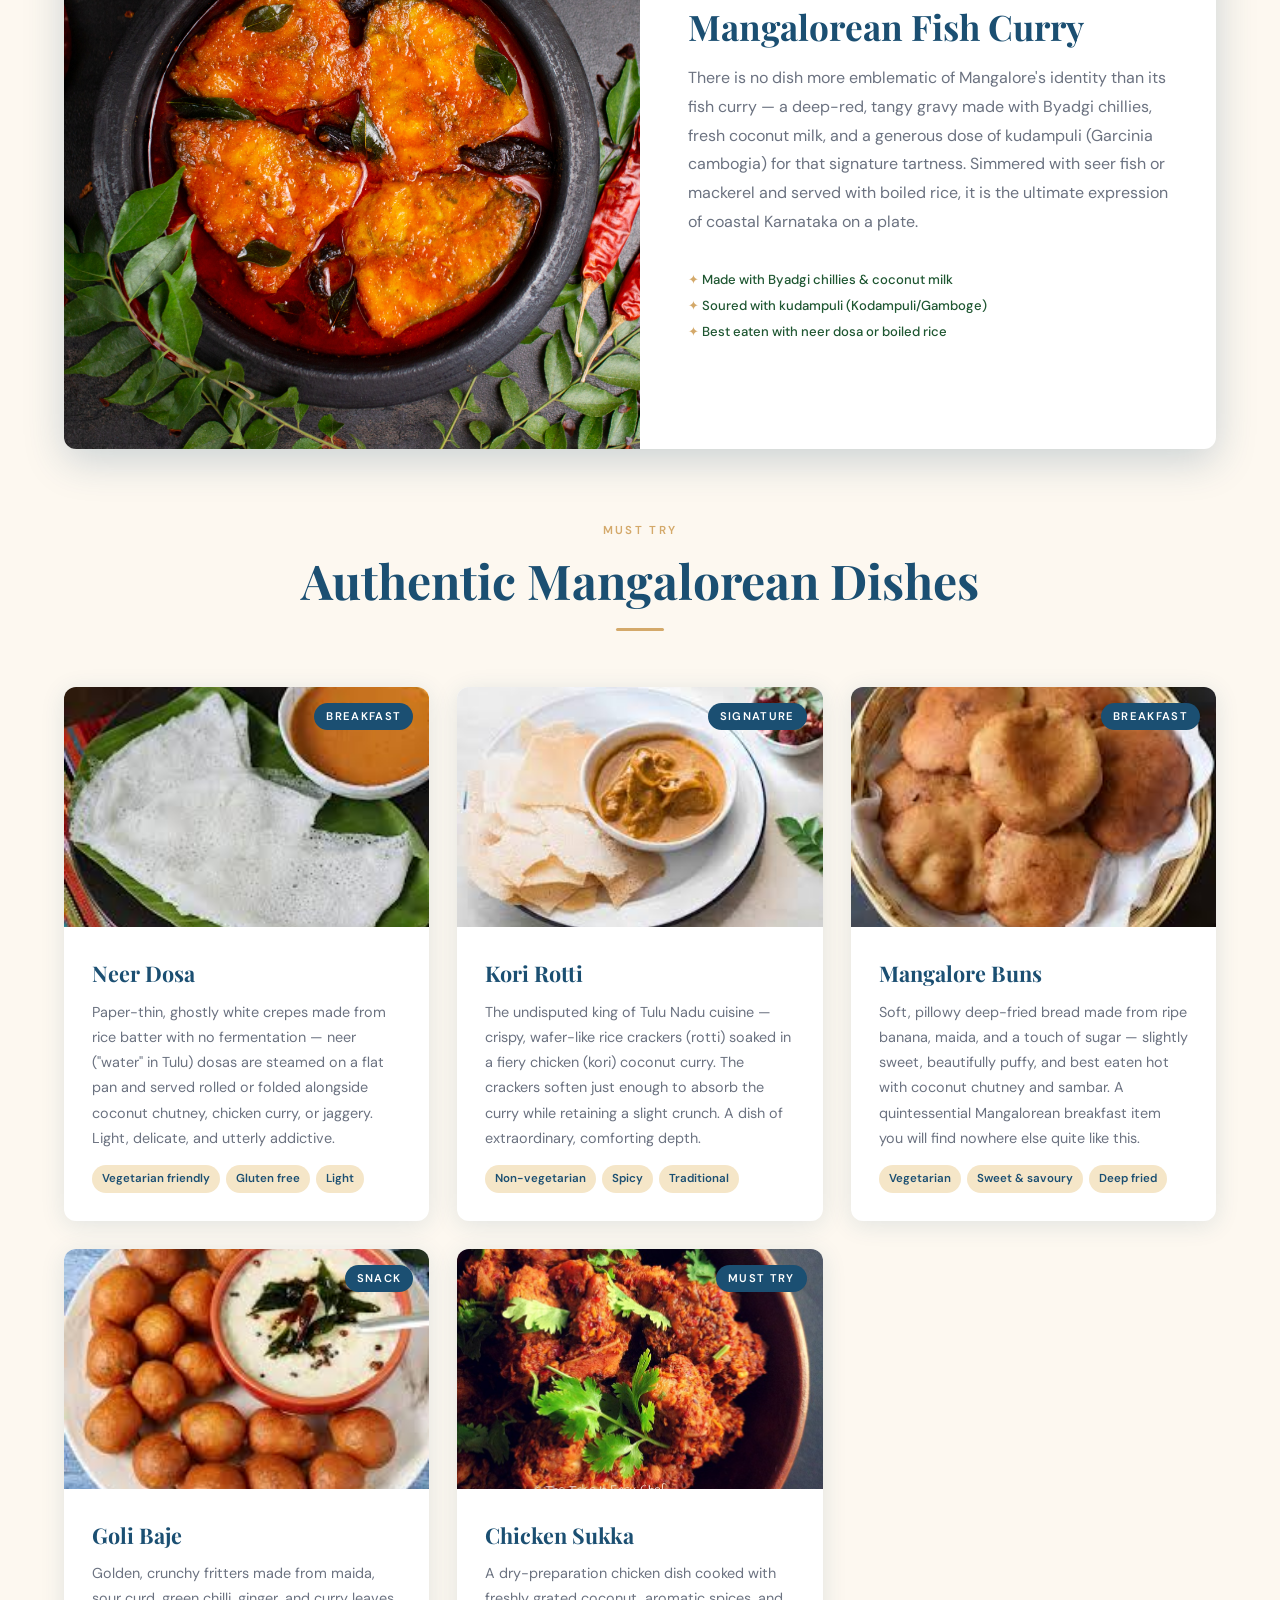
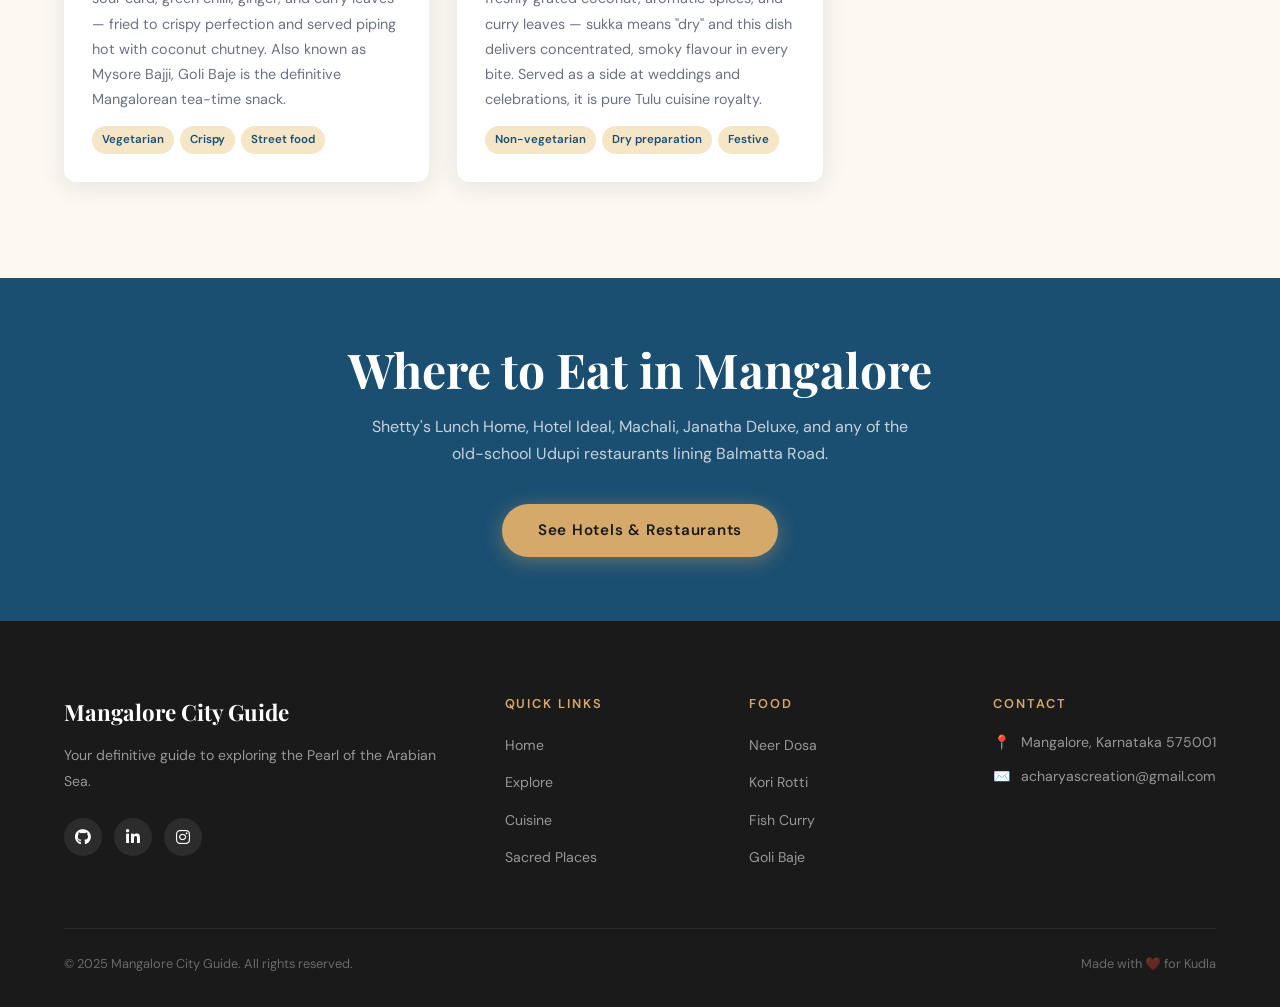
<file: cuisine.html>
<!DOCTYPE html>
<html lang="en">
<head>
  <meta charset="UTF-8"/>
  <meta name="viewport" content="width=device-width, initial-scale=1.0"/>
  <title>Mangalore Cuisine — Authentic Coastal Flavours</title>
  <link rel="stylesheet" href="styles.css"/>
  <link rel="stylesheet" href="https://cdnjs.cloudflare.com/ajax/libs/font-awesome/6.4.0/css/all.min.css"/>
  <style>
    .cuisine-card {
      background: var(--white);
      border-radius: var(--radius);
      overflow: hidden;
      box-shadow: var(--shadow);
      transition: var(--transition);
      display: flex;
      flex-direction: column;
    }
    .cuisine-card:hover {
      transform: translateY(-8px);
      box-shadow: var(--shadow-hover);
    }
    .cuisine-card-img-wrap {
      overflow: hidden;
      position: relative;
    }
    .cuisine-card-img {
      width: 100%;
      height: 240px;
      object-fit: cover;
      transition: transform 0.6s ease;
    }
    .cuisine-card:hover .cuisine-card-img { transform: scale(1.08); }

    .cuisine-badge {
      position: absolute;
      top: 16px; right: 16px;
      background: var(--ocean);
      color: var(--white);
      font-size: 0.7rem;
      font-weight: 600;
      letter-spacing: 0.12em;
      text-transform: uppercase;
      padding: 4px 12px;
      border-radius: 20px;
    }
    .cuisine-card-body { padding: 28px; flex: 1; }
    .cuisine-card-body h3 {
      font-family: var(--font-display);
      font-size: 1.35rem;
      color: var(--ocean);
      margin-bottom: 8px;
    }
    .cuisine-card-body p {
      font-size: 0.9rem;
      color: var(--muted);
      line-height: 1.75;
    }
    .cuisine-tags {
      display: flex;
      flex-wrap: wrap;
      gap: 6px;
      margin-top: 14px;
    }
    .cuisine-tag {
      background: var(--sand);
      color: var(--ocean);
      font-size: 0.72rem;
      font-weight: 600;
      padding: 4px 10px;
      border-radius: 20px;
    }

    /* Featured dish strip */
    .featured-dish {
      display: grid;
      grid-template-columns: 1fr 1fr;
      gap: 0;
      border-radius: var(--radius);
      overflow: hidden;
      box-shadow: var(--shadow-hover);
      margin-bottom: 64px;
      background: var(--white);
    }
    .featured-dish-img {
      width: 100%;
      height: 100%;
      min-height: 360px;
      object-fit: cover;
    }
    .featured-dish-body {
      padding: 56px 48px;
      display: flex;
      flex-direction: column;
      justify-content: center;
    }
    .featured-dish-body h2 {
      font-family: var(--font-display);
      font-size: 2.2rem;
      color: var(--ocean);
      margin-bottom: 16px;
      line-height: 1.2;
    }
    .featured-dish-body p {
      color: var(--muted);
      font-size: 1rem;
      line-height: 1.8;
      margin-bottom: 20px;
    }

    /* Cuisine intro */
    .cuisine-intro-grid {
      display: grid;
      grid-template-columns: repeat(3, 1fr);
      gap: 24px;
      margin-bottom: 64px;
    }
    .cuisine-intro-item {
      text-align: center;
      padding: 32px 24px;
      background: var(--white);
      border-radius: var(--radius);
      box-shadow: var(--shadow);
    }
    .cuisine-intro-item .icon { font-size: 2.4rem; margin-bottom: 12px; }
    .cuisine-intro-item h4 {
      font-family: var(--font-display);
      font-size: 1.1rem;
      color: var(--ocean);
      margin-bottom: 8px;
    }
    .cuisine-intro-item p { font-size: 0.85rem; color: var(--muted); }

    @media (max-width: 768px) {
      .featured-dish { grid-template-columns: 1fr; }
      .featured-dish-img { min-height: 240px; }
      .featured-dish-body { padding: 32px 24px; }
      .cuisine-intro-grid { grid-template-columns: 1fr; }
    }
  </style>
</head>
<body>

  <!-- ══ NAVBAR ══ -->
  <nav class="navbar">
    <div class="nav-inner">
      <a href="index.html" class="nav-logo">Manga<span>lore</span></a>
      <ul class="nav-links" id="navLinks">
        <li><a href="index.html">Home</a></li>
        <li><a href="explore.html">Explore</a></li>
        <li><a href="cuisine.html" class="active">Cuisine</a></li>
        <li><a href="add.html">Sacred Places</a></li>
      </ul>
      <button class="hamburger" id="hamburger" aria-label="Menu">
        <span></span><span></span><span></span>
      </button>
    </div>
  </nav>

  <!-- ══ CUISINE HERO ══ -->
  <div class="cuisine-hero">
    <div>
      <h1>Mangalorean Cuisine</h1>
      <p>Where coconut, spice, and the sea meet on your plate</p>
    </div>
  </div>

  <div class="breadcrumb container">
    <a href="index.html">Home</a> › <span>Cuisine</span>
  </div>

  <!-- ══ INTRO ══ -->
  <section class="section" style="padding-bottom: 0;">
    <div class="container">
      <div class="section-header centered">
        <p class="section-label">Coastal Karnataka Kitchen</p>
        <h2 class="section-title">A Cuisine Unlike Any Other</h2>
        <div class="divider"></div>
        <p class="section-desc">
          Mangalorean food is a glorious collision of coastal abundance and spice-route heritage.
          Coconut in every form — milk, grated, oil — is the soul of the kitchen, paired with
          fiery red chillies from Byadgi and fresh catch from the Arabian Sea.
        </p>
      </div>

      <div class="cuisine-intro-grid">
        <div class="cuisine-intro-item fade-up delay-1">
          <div class="icon">🥥</div>
          <h4>Coconut-Forward</h4>
          <p>Fresh coconut forms the base of chutneys, curries, and even desserts in every Mangalorean kitchen.</p>
        </div>
        <div class="cuisine-intro-item fade-up delay-2">
          <div class="icon">🌶️</div>
          <h4>Richly Spiced</h4>
          <p>Byadgi chillies, pepper, and fresh coriander combine for a heat that is flavourful rather than overwhelming.</p>
        </div>
        <div class="cuisine-intro-item fade-up delay-3">
          <div class="icon">🐟</div>
          <h4>Seafood Soul</h4>
          <p>From sardines to kingfish, pomfret to tiger prawns — the sea provides and Mangalore cooks with reverence.</p>
        </div>
      </div>
    </div>
  </section>

  <!-- ══ FEATURED: FISH CURRY ══ -->
  <section class="section">
    <div class="container">
      <div class="section-header">
        <p class="section-label">Signature Dish</p>
        <h2 class="section-title">Featured Speciality</h2>
        <div class="divider"></div>
      </div>

      <div class="featured-dish fade-in">
        <img
          class="featured-dish-img"
          src="Manglorean-Fish-Curry.jpg"
          alt="Mangalorean Fish Curry"
        />
        <div class="featured-dish-body">
          <span class="card-tag">Iconic Dish</span>
          <h2>Mangalorean Fish Curry</h2>
          <p>
            There is no dish more emblematic of Mangalore's identity than its fish curry —
            a deep-red, tangy gravy made with Byadgi chillies, fresh coconut milk, and
            a generous dose of kudampuli (Garcinia cambogia) for that signature tartness.
            Simmered with seer fish or mackerel and served with boiled rice, it is the
            ultimate expression of coastal Karnataka on a plate.
          </p>
          <ul class="card-highlights">
            <li>Made with Byadgi chillies &amp; coconut milk</li>
            <li>Soured with kudampuli (Kodampuli/Gamboge)</li>
            <li>Best eaten with neer dosa or boiled rice</li>
          </ul>
        </div>
      </div>

      <!-- ══ DISH CARDS GRID ══ -->
      <div class="section-header centered" style="margin-top:72px;">
        <p class="section-label">Must Try</p>
        <h2 class="section-title">Authentic Mangalorean Dishes</h2>
        <div class="divider"></div>
      </div>

      <div class="card-grid" style="grid-template-columns: repeat(auto-fill, minmax(280px, 1fr));">

        <!-- Neer Dosa -->
        <article class="cuisine-card fade-up delay-1">
          <div class="cuisine-card-img-wrap">
            <img
              class="cuisine-card-img"
              src="neer-dosa.jpg"
              alt="Neer Dosa"
            />
            <span class="cuisine-badge">Breakfast</span>
          </div>
          <div class="cuisine-card-body">
            <h3>Neer Dosa</h3>
            <p>
              Paper-thin, ghostly white crepes made from rice batter with no fermentation —
              neer ("water" in Tulu) dosas are steamed on a flat pan and served
              rolled or folded alongside coconut chutney, chicken curry, or jaggery.
              Light, delicate, and utterly addictive.
            </p>
            <div class="cuisine-tags">
              <span class="cuisine-tag">Vegetarian friendly</span>
              <span class="cuisine-tag">Gluten free</span>
              <span class="cuisine-tag">Light</span>
            </div>
          </div>
        </article>

        <!-- Kori Rotti -->
        <article class="cuisine-card fade-up delay-2">
          <div class="cuisine-card-img-wrap">
            <img
              class="cuisine-card-img"
              src="kori-rotti.jpg"
              alt="Kori Rotti"
            />
            <span class="cuisine-badge">Signature</span>
          </div>
          <div class="cuisine-card-body">
            <h3>Kori Rotti</h3>
            <p>
              The undisputed king of Tulu Nadu cuisine — crispy, wafer-like rice crackers
              (rotti) soaked in a fiery chicken (kori) coconut curry. The crackers soften
              just enough to absorb the curry while retaining a slight crunch. A dish
              of extraordinary, comforting depth.
            </p>
            <div class="cuisine-tags">
              <span class="cuisine-tag">Non-vegetarian</span>
              <span class="cuisine-tag">Spicy</span>
              <span class="cuisine-tag">Traditional</span>
            </div>
          </div>
        </article>

        <!-- Mangalore Buns -->
        <article class="cuisine-card fade-up delay-3">
          <div class="cuisine-card-img-wrap">
            <img
              class="cuisine-card-img"
              src="manglorebuns.jpg"
              alt="Mangalore Buns"
            />
            <span class="cuisine-badge">Breakfast</span>
          </div>
          <div class="cuisine-card-body">
            <h3>Mangalore Buns</h3>
            <p>
              Soft, pillowy deep-fried bread made from ripe banana, maida, and a touch
              of sugar — slightly sweet, beautifully puffy, and best eaten hot with
              coconut chutney and sambar. A quintessential Mangalorean breakfast item
              you will find nowhere else quite like this.
            </p>
            <div class="cuisine-tags">
              <span class="cuisine-tag">Vegetarian</span>
              <span class="cuisine-tag">Sweet &amp; savoury</span>
              <span class="cuisine-tag">Deep fried</span>
            </div>
          </div>
        </article>

        <!-- Goli Baje -->
        <article class="cuisine-card fade-up delay-2">
          <div class="cuisine-card-img-wrap">
            <img
              class="cuisine-card-img"
              src="golibajje.jpg"
              alt="Goli Baje"
            />
            <span class="cuisine-badge">Snack</span>
          </div>
          <div class="cuisine-card-body">
            <h3>Goli Baje</h3>
            <p>
              Golden, crunchy fritters made from maida, sour curd, green chilli,
              ginger, and curry leaves — fried to crispy perfection and served
              piping hot with coconut chutney. Also known as Mysore Bajji, Goli Baje
              is the definitive Mangalorean tea-time snack.
            </p>
            <div class="cuisine-tags">
              <span class="cuisine-tag">Vegetarian</span>
              <span class="cuisine-tag">Crispy</span>
              <span class="cuisine-tag">Street food</span>
            </div>
          </div>
        </article>

        <!-- Chicken Sukka -->
        <article class="cuisine-card fade-up delay-3">
          <div class="cuisine-card-img-wrap">
            <img
              class="cuisine-card-img"
              src="chickensukka.jpg"
              alt="Chicken Sukka"
            />
            <span class="cuisine-badge">Must Try</span>
          </div>
          <div class="cuisine-card-body">
            <h3>Chicken Sukka</h3>
            <p>
              A dry-preparation chicken dish cooked with freshly grated coconut,
              aromatic spices, and curry leaves — sukka means "dry" and this dish
              delivers concentrated, smoky flavour in every bite. Served as a side
              at weddings and celebrations, it is pure Tulu cuisine royalty.
            </p>
            <div class="cuisine-tags">
              <span class="cuisine-tag">Non-vegetarian</span>
              <span class="cuisine-tag">Dry preparation</span>
              <span class="cuisine-tag">Festive</span>
            </div>
          </div>
        </article>

      </div>
    </div>
  </section>

  <!-- ══ WHERE TO EAT STRIP ══ -->
  <section class="section section-dark" style="padding:64px 0; text-align:center;">
    <div class="container">
      <h2 class="section-title" style="color:var(--white); margin-bottom:16px;">
        Where to Eat in Mangalore
      </h2>
      <p style="color:rgba(255,255,255,0.75); max-width:560px; margin:0 auto 36px; font-size:1rem;">
        Shetty's Lunch Home, Hotel Ideal, Machali, Janatha Deluxe, and any of the
        old-school Udupi restaurants lining Balmatta Road.
      </p>
      <a href="explore.html#hotels" class="btn-primary">See Hotels &amp; Restaurants</a>
    </div>
  </section>

  <!-- ══ FOOTER ══ -->
  <footer class="footer">
    <div class="container">
      <div class="footer-grid">
        <div class="footer-brand">
          <h3>Mangalore City Guide</h3>
          <p>Your definitive guide to exploring the Pearl of the Arabian Sea.</p>
          <div class="footer-social">
            <a href="https://github.com/acharyascreation-cpu" target="_blank" rel="noopener noreferrer" class="social-btn" title="GitHub">
              <i class="fab fa-github"></i>
            </a>
            <a href="https://www.linkedin.com/in/acharyas-creation-896aa8411/" target="_blank" rel="noopener noreferrer" class="social-btn" title="LinkedIn">
              <i class="fab fa-linkedin-in"></i>
            </a>
            <a href="https://www.instagram.com/acharyascreation/" target="_blank" rel="noopener noreferrer" class="social-btn" title="Instagram">
              <i class="fab fa-instagram"></i>
            </a>
          </div>
        </div>
        <div class="footer-col">
          <h4>Quick Links</h4>
          <ul class="footer-links">
            <li><a href="index.html">Home</a></li>
            <li><a href="explore.html">Explore</a></li>
            <li><a href="cuisine.html">Cuisine</a></li>
            <li><a href="add.html">Sacred Places</a></li>
          </ul>
        </div>
        <div class="footer-col">
          <h4>Food</h4>
          <ul class="footer-links">
            <li><a href="#">Neer Dosa</a></li>
            <li><a href="#">Kori Rotti</a></li>
            <li><a href="#">Fish Curry</a></li>
            <li><a href="#">Goli Baje</a></li>
          </ul>
        </div>
        <div class="footer-col">
          <h4>Contact</h4>
          <div class="footer-contact-item">
            <span>📍</span><span>Mangalore, Karnataka 575001</span>
          </div>
          <div class="footer-contact-item">
            <span>✉️</span><span>acharyascreation@gmail.com</span>
          </div>
        </div>
      </div>
      <div class="footer-bottom">
        <span>© 2025 Mangalore City Guide. All rights reserved.</span>
        <span>Made with ❤️ for Kudla</span>
      </div>
    </div>
  </footer>

  <script>
    const hamburger = document.getElementById('hamburger');
    const navLinks  = document.getElementById('navLinks');
    hamburger.addEventListener('click', () => {
      hamburger.classList.toggle('open');
      navLinks.classList.toggle('open');
    });
  </script>
</body>
</html>
</file>
<file: styles.css>
/* ============================================
   MANGALORE CITY GUIDE — styles.css
   Coastal Karnataka Palette
   ============================================ */

@import url('https://fonts.googleapis.com/css2?family=Playfair+Display:ital,wght@0,400;0,700;0,900;1,400&family=DM+Sans:wght@300;400;500;600&family=Cormorant+Garamond:ital,wght@0,300;1,500&display=swap');
@import url('https://fonts.googleapis.com/css2?family=Great+Vibes&display=swap');
/* ── CSS Variables ── */
:root {
  --ocean:    #1B4F72;
  --ocean-lt: #2E86C1;
  --sand:     #F5E6C8;
  --sand-dk:  #D4A96A;
  --coconut:  #1E5631;
  --coconut-lt:#2D7A47;
  --cream:    #FDF8F0;
  --charcoal: #1A1A1A;
  --muted:    #6B7280;
  --white:    #FFFFFF;

  --font-display: 'Playfair Display', serif;
  --font-body:    'DM Sans', sans-serif;
  --font-accent:  'Cormorant Garamond', serif;

  --radius: 12px;
  --shadow: 0 4px 24px rgba(27,79,114,0.12);
  --shadow-hover: 0 12px 40px rgba(27,79,114,0.22);
  --transition: 0.35s cubic-bezier(0.4,0,0.2,1);
}

/* ── Reset & Base ── */
*, *::before, *::after { box-sizing: border-box; margin: 0; padding: 0; }

html { scroll-behavior: smooth; }

body {
  font-family: var(--font-body);
  background: var(--cream);
  color: var(--charcoal);
  line-height: 1.7;
  overflow-x: hidden;
}

img { max-width: 100%; display: block; }

a { text-decoration: none; color: inherit; }

.container { max-width: 1200px; margin: 0 auto; padding: 0 24px; }

/* ── Animations ── */
@keyframes fadeUp {
  from { opacity: 0; transform: translateY(30px); }
  to   { opacity: 1; transform: translateY(0); }
}
@keyframes fadeIn {
  from { opacity: 0; }
  to   { opacity: 1; }
}
@keyframes slideRight {
  from { opacity: 0; transform: translateX(-40px); }
  to   { opacity: 1; transform: translateX(0); }
}

.fade-up    { animation: fadeUp    0.7s ease both; }
.fade-in    { animation: fadeIn    0.7s ease both; }
.slide-right{ animation: slideRight 0.7s ease both; }
.delay-1 { animation-delay: 0.1s; }
.delay-2 { animation-delay: 0.2s; }
.delay-3 { animation-delay: 0.3s; }
.delay-4 { animation-delay: 0.4s; }
.delay-5 { animation-delay: 0.5s; }

/* ══════════════════════════════════════
   NAVIGATION
══════════════════════════════════════ */
.navbar {
  position: fixed;
  top: 0; left: 0; right: 0;
  z-index: 1000;
  background: rgba(27,79,114,0.97);
  backdrop-filter: blur(12px);
  border-bottom: 1px solid rgba(255,255,255,0.08);
  transition: var(--transition);
}

.nav-inner {
  display: flex;
  align-items: center;
  justify-content: space-between;
  padding: 16px 24px;
  max-width: 1200px;
  margin: 0 auto;
}

.nav-logo {
  font-family: var(--font-display);
  font-size: 1.4rem;
  font-weight: 700;
  color: var(--white);
  letter-spacing: 0.02em;
}
.nav-logo span { color: var(--sand-dk); }

.nav-links {
  display: flex;
  gap: 8px;
  list-style: none;
}

.nav-links a {
  color: rgba(255,255,255,0.85);
  font-size: 0.9rem;
  font-weight: 500;
  padding: 8px 16px;
  border-radius: 8px;
  transition: var(--transition);
  letter-spacing: 0.03em;
}
.nav-links a:hover,
.nav-links a.active {
  background: rgba(255,255,255,0.12);
  color: var(--white);
}

/* Hamburger */
.hamburger {
  display: none;
  flex-direction: column;
  gap: 5px;
  cursor: pointer;
  padding: 4px;
  background: none;
  border: none;
}
.hamburger span {
  display: block;
  width: 24px; height: 2px;
  background: var(--white);
  border-radius: 2px;
  transition: var(--transition);
}
.hamburger.open span:nth-child(1) { transform: translateY(7px) rotate(45deg); }
.hamburger.open span:nth-child(2) { opacity: 0; }
.hamburger.open span:nth-child(3) { transform: translateY(-7px) rotate(-45deg); }

/* ══════════════════════════════════════
   HERO
══════════════════════════════════════ */
.hero {
  min-height: 100vh;
  display: flex;
  align-items: center;
  justify-content: center;
  position: relative;
  overflow: hidden;
  text-align: center;
}

.hero-bg {
  position: absolute;
  inset: 0;
  background:
    linear-gradient(180deg, rgba(27,79,114,0.72) 0%, rgba(27,79,114,0.45) 50%, rgba(0,0,0,0.55) 100%),
    url('https://images.unsplash.com/photo-1570804592927-9e8b6ec8e9e7?w=1600&q=80') center/cover no-repeat;
}

/* Subtle wave pattern overlay */
.hero-bg::after {
  content: '';
  position: absolute;
  inset: 0;
  background: url("data:image/svg+xml,%3Csvg xmlns='http://www.w3.org/2000/svg' viewBox='0 0 1440 120'%3E%3Cpath fill='rgba(245,230,200,0.04)' d='M0,64L60,69.3C120,75,240,85,360,80C480,75,600,53,720,48C840,43,960,53,1080,58.7C1200,64,1320,64,1380,64L1440,64L1440,120L0,120Z'/%3E%3C/svg%3E") bottom/contain no-repeat;
}

.hero-content {
  position: relative;
  z-index: 2;
  max-width: 760px;
  padding: 0 24px;
}

.hero-eyebrow {
  font-family: var(--font-accent);
  font-size: 1.1rem;
  font-style: italic;
  color: var(--sand-dk);
  letter-spacing: 0.08em;
  margin-bottom: 16px;
}

.hero h1 {
  font-family: var(--font-display);
  font-size: clamp(2.8rem, 7vw, 5.5rem);
  font-weight: 900;
  color: var(--white);
  line-height: 1.05;
  margin-bottom: 20px;
  text-shadow: 0 2px 20px rgba(0,0,0,0.3);
}

.meri {
  display: inline-block;
  font-family: 'Great Vibes', cursive;
  font-size: 2.5rem;
  color: var(--sand-dk);
  border-right: 3px solid var(--sand-dk);
  padding-right: 6px;
  white-space: nowrap;
  overflow: hidden;
  animation: blinkCursor 0.8s infinite;
}
.hero-subtitle {
  font-family: var(--font-accent);
  font-size: clamp(1rem, 2.5vw, 1.3rem);
  color: rgba(255,255,255,0.88);
  font-style: italic;
  margin-bottom: 40px;
}

.btn-primary {
  display: inline-block;
  background: var(--sand-dk);
  color: var(--charcoal);
  font-family: var(--font-body);
  font-weight: 600;
  font-size: 0.95rem;
  padding: 14px 36px;
  border-radius: 50px;
  letter-spacing: 0.05em;
  transition: var(--transition);
  box-shadow: 0 4px 20px rgba(212,169,106,0.4);
}
.btn-primary:hover {
  background: var(--white);
  color: var(--ocean);
  transform: translateY(-2px);
  box-shadow: 0 8px 32px rgba(212,169,106,0.5);
}

.btn-secondary {
  display: inline-block;
  background: transparent;
  color: var(--ocean);
  font-family: var(--font-body);
  font-weight: 600;
  font-size: 0.9rem;
  padding: 11px 28px;
  border-radius: 50px;
  border: 2px solid var(--ocean);
  letter-spacing: 0.04em;
  transition: var(--transition);
}
.btn-secondary:hover {
  background: var(--ocean);
  color: var(--white);
  transform: translateY(-2px);
}

.hero-scroll {
  position: absolute;
  bottom: 32px;
  left: 50%;
  transform: translateX(-50%);
  z-index: 2;
  display: flex;
  flex-direction: column;
  align-items: center;
  gap: 8px;
  color: rgba(255,255,255,0.6);
  font-size: 0.75rem;
  letter-spacing: 0.1em;
  text-transform: uppercase;
  animation: fadeIn 1s 1s both;
}
.hero-scroll::after {
  content: '';
  display: block;
  width: 1px; height: 40px;
  background: linear-gradient(to bottom, rgba(255,255,255,0.5), transparent);
  animation: fadeUp 1.5s 1.2s infinite;
}

/* ══════════════════════════════════════
   SECTION HEADERS
══════════════════════════════════════ */
.section { padding: 96px 0; }
.section-alt { background: var(--sand); }
.section-dark {
  background: var(--ocean);
  color: var(--white);
}

.section-label {
  font-family: var(--font-body);
  font-size: 0.72rem;
  font-weight: 600;
  letter-spacing: 0.2em;
  text-transform: uppercase;
  color: var(--sand-dk);
  margin-bottom: 12px;
}
.section-dark .section-label { color: rgba(245,230,200,0.7); }

.section-title {
  font-family: var(--font-display);
  font-size: clamp(2rem, 4vw, 3rem);
  font-weight: 700;
  line-height: 1.15;
  margin-bottom: 20px;
  color: var(--ocean);
}
.section-dark .section-title { color: var(--white); }

.section-desc {
  font-size: 1.05rem;
  color: var(--muted);
  max-width: 580px;
  line-height: 1.8;
}
.section-dark .section-desc { color: rgba(255,255,255,0.75); }

.section-header { margin-bottom: 56px; }
.section-header.centered { text-align: center; }
.section-header.centered .section-desc { margin: 0 auto; }

.divider {
  width: 48px; height: 3px;
  background: var(--sand-dk);
  border-radius: 2px;
  margin: 16px 0;
}
.section-header.centered .divider { margin: 16px auto; }

/* ══════════════════════════════════════
   ABOUT SECTION
══════════════════════════════════════ */
.about-grid {
  display: grid;
  grid-template-columns: 1fr 1fr;
  gap: 64px;
  align-items: center;
}

.about-img-wrap {
  position: relative;
  border-radius: var(--radius);
  overflow: hidden;
}
.about-img-wrap img {
  width: 100%;
  height: 440px;
  object-fit: cover;
  border-radius: var(--radius);
  transition: transform 0.6s ease;
}
.about-img-wrap:hover img { transform: scale(1.04); }

.about-img-badge {
  position: absolute;
  bottom: 24px; right: 24px;
  background: var(--ocean);
  color: var(--white);
  padding: 14px 20px;
  border-radius: var(--radius);
  font-family: var(--font-display);
  text-align: center;
  box-shadow: var(--shadow);
}
.about-img-badge strong { display: block; font-size: 2rem; line-height: 1; }
.about-img-badge span  { font-size: 0.75rem; opacity: 0.8; }

.stat-row {
  display: flex;
  gap: 32px;
  margin-top: 40px;
}
.stat-item strong {
  display: block;
  font-family: var(--font-display);
  font-size: 2rem;
  color: var(--ocean);
}
.stat-item span { font-size: 0.85rem; color: var(--muted); }

/* ══════════════════════════════════════
   CARDS (Universal)
══════════════════════════════════════ */
.card-grid {
  display: grid;
  grid-template-columns: repeat(auto-fill, minmax(260px, 1fr));
  gap: 28px;
}
.card-grid-3 { grid-template-columns: repeat(auto-fill, minmax(300px, 1fr)); }

.card {
  background: var(--white);
  border-radius: var(--radius);
  overflow: hidden;
  box-shadow: var(--shadow);
  transition: var(--transition);
  display: flex;
  flex-direction: column;
}
.card:hover {
  transform: translateY(-6px);
  box-shadow: var(--shadow-hover);
}

.card-img {
  width: 100%;
  height: 200px;
  object-fit: cover;
  transition: transform 0.5s ease;
}
.card:hover .card-img { transform: scale(1.06); }
.card-img-wrap { overflow: hidden; }

.card-body { padding: 24px; flex: 1; display: flex; flex-direction: column; }

.card-tag {
  font-size: 0.7rem;
  font-weight: 600;
  letter-spacing: 0.15em;
  text-transform: uppercase;
  color: var(--sand-dk);
  margin-bottom: 8px;
}

.card-title {
  font-family: var(--font-display);
  font-size: 1.25rem;
  font-weight: 700;
  color: var(--ocean);
  margin-bottom: 10px;
}

.card-desc {
  font-size: 0.9rem;
  color: var(--muted);
  line-height: 1.7;
  flex: 1;
}

.card-highlights {
  list-style: none;
  margin-top: 12px;
  display: flex;
  flex-direction: column;
  gap: 4px;
}
.card-highlights li {
  font-size: 0.82rem;
  color: var(--coconut);
  font-weight: 500;
}
.card-highlights li::before {
  content: '✦ ';
  color: var(--sand-dk);
}

.card-footer {
  padding: 16px 24px;
  border-top: 1px solid rgba(0,0,0,0.06);
  display: flex;
  align-items: center;
  justify-content: space-between;
  background: rgba(245,230,200,0.2);
}

.card-rating {
  display: flex;
  align-items: center;
  gap: 4px;
  font-size: 0.85rem;
  font-weight: 600;
  color: var(--charcoal);
}
.stars { color: var(--sand-dk); }

.card-price {
  font-family: var(--font-display);
  font-size: 1rem;
  font-weight: 700;
  color: var(--coconut);
}

/* ══════════════════════════════════════
   DIVERSITY SECTION
══════════════════════════════════════ */
.faith-grid {
  display: grid;
  grid-template-columns: repeat(3, 1fr);
  gap: 28px;
}

.faith-card {
  border-radius: var(--radius);
  overflow: hidden;
  position: relative;
  min-height: 380px;
  display: flex;
  align-items: flex-end;
  box-shadow: var(--shadow);
  transition: var(--transition);
  cursor: pointer;
}
.faith-card:hover { transform: translateY(-6px); box-shadow: var(--shadow-hover); }

.faith-card img {
  position: absolute;
  inset: 0;
  width: 100%; height: 100%;
  object-fit: cover;
  transition: transform 0.6s ease;
}
.faith-card:hover img { transform: scale(1.06); }

.faith-card-overlay {
  position: absolute;
  inset: 0;
  background: linear-gradient(to top, rgba(0,0,0,0.75) 0%, rgba(0,0,0,0.1) 60%, transparent 100%);
}

.faith-card-content {
  position: relative;
  z-index: 2;
  padding: 28px;
}
.faith-card-icon {
  font-size: 2rem;
  margin-bottom: 8px;
}
.faith-card h3 {
  font-family: var(--font-display);
  font-size: 1.4rem;
  color: var(--white);
  margin-bottom: 8px;
}
.faith-card p {
  font-size: 0.85rem;
  color: rgba(255,255,255,0.8);
  line-height: 1.6;
}

/* ══════════════════════════════════════
   BEACH SECTION
══════════════════════════════════════ */
.beach-card {
  display: grid;
  grid-template-columns: 1fr 1fr;
  gap: 0;
  border-radius: var(--radius);
  overflow: hidden;
  box-shadow: var(--shadow);
  transition: var(--transition);
  background: var(--white);
  margin-bottom: 32px;
}
.beach-card:hover { box-shadow: var(--shadow-hover); transform: translateY(-3px); }
.beach-card:nth-child(even) { direction: rtl; }
.beach-card:nth-child(even) > * { direction: ltr; }

.beach-card-img {
  height: 300px;
  object-fit: cover;
  width: 100%;
  transition: transform 0.5s ease;
}
.beach-card:hover .beach-card-img { transform: scale(1.04); }

.beach-card-body {
  padding: 40px;
  display: flex;
  flex-direction: column;
  justify-content: center;
}

.beach-card-body h3 {
  font-family: var(--font-display);
  font-size: 1.7rem;
  color: var(--ocean);
  margin-bottom: 12px;
}
.beach-card-body p {
  color: var(--muted);
  font-size: 0.95rem;
  line-height: 1.8;
  margin-bottom: 20px;
}

/* ══════════════════════════════════════
   CUISINE HERO STRIP
══════════════════════════════════════ */
.cuisine-hero {
  min-height: 50vh;
  display: flex;
  align-items: center;
  justify-content: center;
  text-align: center;
  background:
    linear-gradient(180deg, rgba(30,86,49,0.78) 0%, rgba(27,79,114,0.6) 100%),
    url('https://images.unsplash.com/photo-1567364392-8c77e9d2b04f?w=1600&q=80') center/cover;
  padding: 120px 24px 80px;
}
.cuisine-hero h1 {
  font-family: var(--font-display);
  font-size: clamp(2.5rem, 6vw, 4.5rem);
  color: var(--white);
  font-weight: 900;
}
.cuisine-hero p {
  color: rgba(255,255,255,0.85);
  font-family: var(--font-accent);
  font-style: italic;
  font-size: 1.2rem;
  margin-top: 12px;
}

/* ══════════════════════════════════════
   PAGE HERO (Generic for inner pages)
══════════════════════════════════════ */
.page-hero {
  min-height: 45vh;
  display: flex;
  align-items: flex-end;
  padding-bottom: 60px;
  position: relative;
  overflow: hidden;
}
.page-hero-bg {
  position: absolute;
  inset: 0;
}
.page-hero-bg img {
  width: 100%; height: 100%;
  object-fit: cover;
}
.page-hero-bg::after {
  content: '';
  position: absolute;
  inset: 0;
  background: linear-gradient(to bottom, rgba(27,79,114,0.55) 0%, rgba(0,0,0,0.65) 100%);
}
.page-hero-content {
  position: relative;
  z-index: 2;
  padding: 0 24px;
  max-width: 1200px;
  margin: 0 auto;
  width: 100%;
}
.page-hero-content h1 {
  font-family: var(--font-display);
  font-size: clamp(2.2rem, 5vw, 3.8rem);
  color: var(--white);
  font-weight: 900;
  margin-bottom: 10px;
}
.page-hero-content p {
  font-family: var(--font-accent);
  font-style: italic;
  color: rgba(255,255,255,0.85);
  font-size: 1.1rem;
}

/* ══════════════════════════════════════
   RELIGIOUS PLACES
══════════════════════════════════════ */
.religion-section {
  margin-bottom: 64px;
}
.religion-title {
  font-family: var(--font-display);
  font-size: 1.8rem;
  color: var(--ocean);
  margin-bottom: 32px;
  padding-bottom: 12px;
  border-bottom: 2px solid var(--sand);
  display: flex;
  align-items: center;
  gap: 12px;
}

/* ══════════════════════════════════════
   FOOTER
══════════════════════════════════════ */
.footer {
  background: var(--charcoal);
  color: rgba(255,255,255,0.75);
  padding: 72px 0 32px;
}

.footer-grid {
  display: grid;
  grid-template-columns: 2fr 1fr 1fr 1fr;
  gap: 48px;
  margin-bottom: 48px;
}

.footer-brand h3 {
  font-family: var(--font-display);
  font-size: 1.4rem;
  color: var(--white);
  margin-bottom: 12px;
}
.footer-brand p {
  font-size: 0.88rem;
  line-height: 1.8;
  color: rgba(255,255,255,0.55);
  margin-bottom: 24px;
}

.footer-social {
  display: flex;
  gap: 12px;
}
.social-btn {
  width: 38px; height: 38px;
  border-radius: 50%;
  background: rgba(255,255,255,0.08);
  display: flex; align-items: center; justify-content: center;
  font-size: 1rem;
  transition: var(--transition);
  cursor: pointer;
  color: var(--white);
}
.social-btn:hover { 
  background: var(--sand-dk);
  color: var(--charcoal);
}

.footer-col h4 {
  font-family: var(--font-body);
  font-size: 0.8rem;
  font-weight: 600;
  letter-spacing: 0.15em;
  text-transform: uppercase;
  color: var(--sand-dk);
  margin-bottom: 16px;
}

.footer-links { list-style: none; }
.footer-links li { margin-bottom: 10px; }
.footer-links a {
  font-size: 0.88rem;
  color: rgba(255,255,255,0.55);
  transition: var(--transition);
}
.footer-links a:hover { color: var(--white); }

.footer-contact-item {
  display: flex;
  gap: 10px;
  margin-bottom: 10px;
  font-size: 0.88rem;
  color: rgba(255,255,255,0.55);
}
.footer-contact-item span:first-child { color: var(--sand-dk); }

.footer-bottom {
  border-top: 1px solid rgba(255,255,255,0.08);
  padding-top: 24px;
  display: flex;
  align-items: center;
  justify-content: space-between;
  font-size: 0.8rem;
  color: rgba(255,255,255,0.35);
}

/* ══════════════════════════════════════
   BREADCRUMB
══════════════════════════════════════ */
.breadcrumb {
  background: var(--sand);
  padding: 14px 24px;
  font-size: 0.82rem;
  color: var(--muted);
  display: flex;
  align-items: center;
  gap: 8px;
}
.breadcrumb a { color: var(--ocean); }
.breadcrumb span { color: var(--muted); }

/* ══════════════════════════════════════
   RESPONSIVE
══════════════════════════════════════ */
@media (max-width: 768px) {
  .hamburger { display: flex; }

  .nav-links {
    position: fixed;
    top: 65px; left: 0; right: 0;
    background: var(--ocean);
    flex-direction: column;
    padding: 16px;
    gap: 4px;
    transform: translateY(-110%);
    opacity: 0;
    transition: var(--transition);
  }
  .nav-links.open {
    transform: translateY(0);
    opacity: 1;
  }

  .about-grid { grid-template-columns: 1fr; gap: 40px; }
  .faith-grid { grid-template-columns: 1fr; }
  .beach-card { grid-template-columns: 1fr; }
  .beach-card:nth-child(even) { direction: ltr; }
  .beach-card-img { height: 220px; }
  .footer-grid { grid-template-columns: 1fr 1fr; gap: 32px; }
  .footer-bottom { flex-direction: column; gap: 8px; text-align: center; }
  .stat-row { flex-wrap: wrap; gap: 20px; }
  .card-grid { grid-template-columns: 1fr; }
  .card-grid-3 { grid-template-columns: 1fr; }
}
</file>
